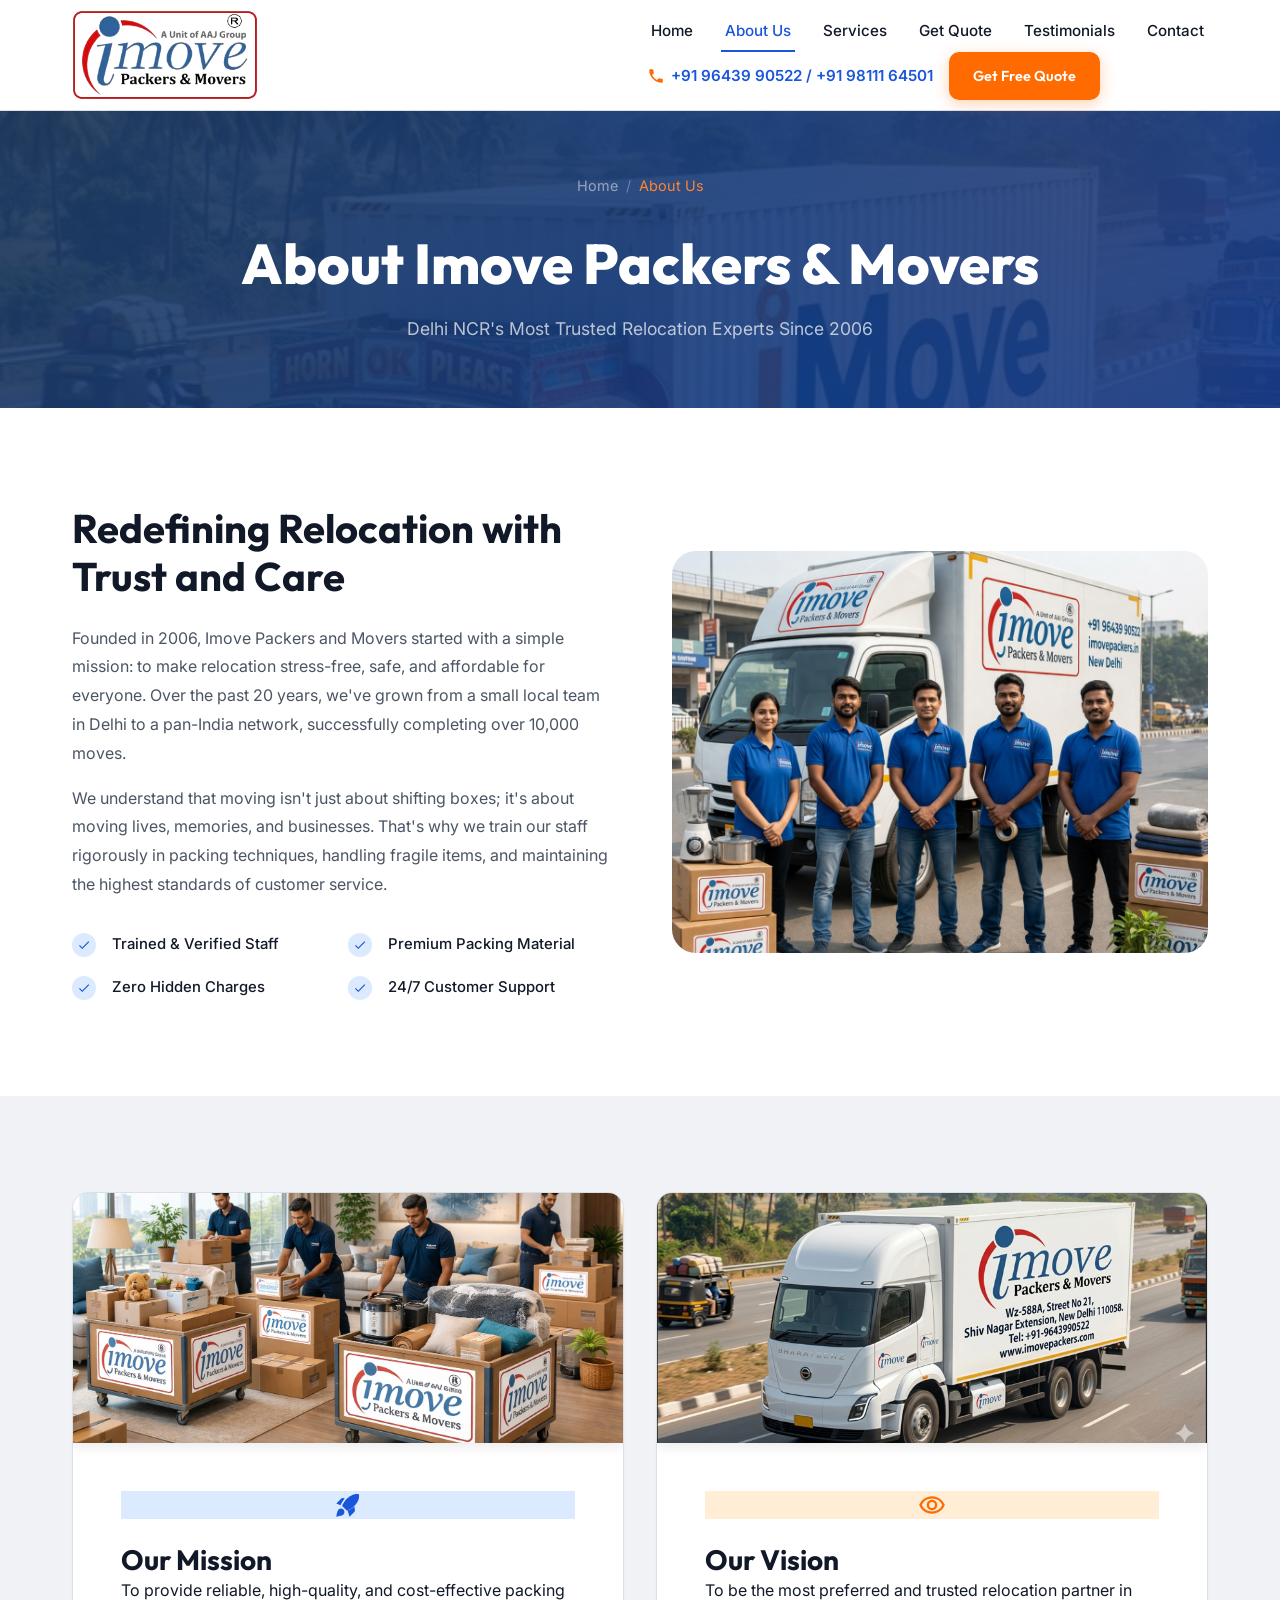
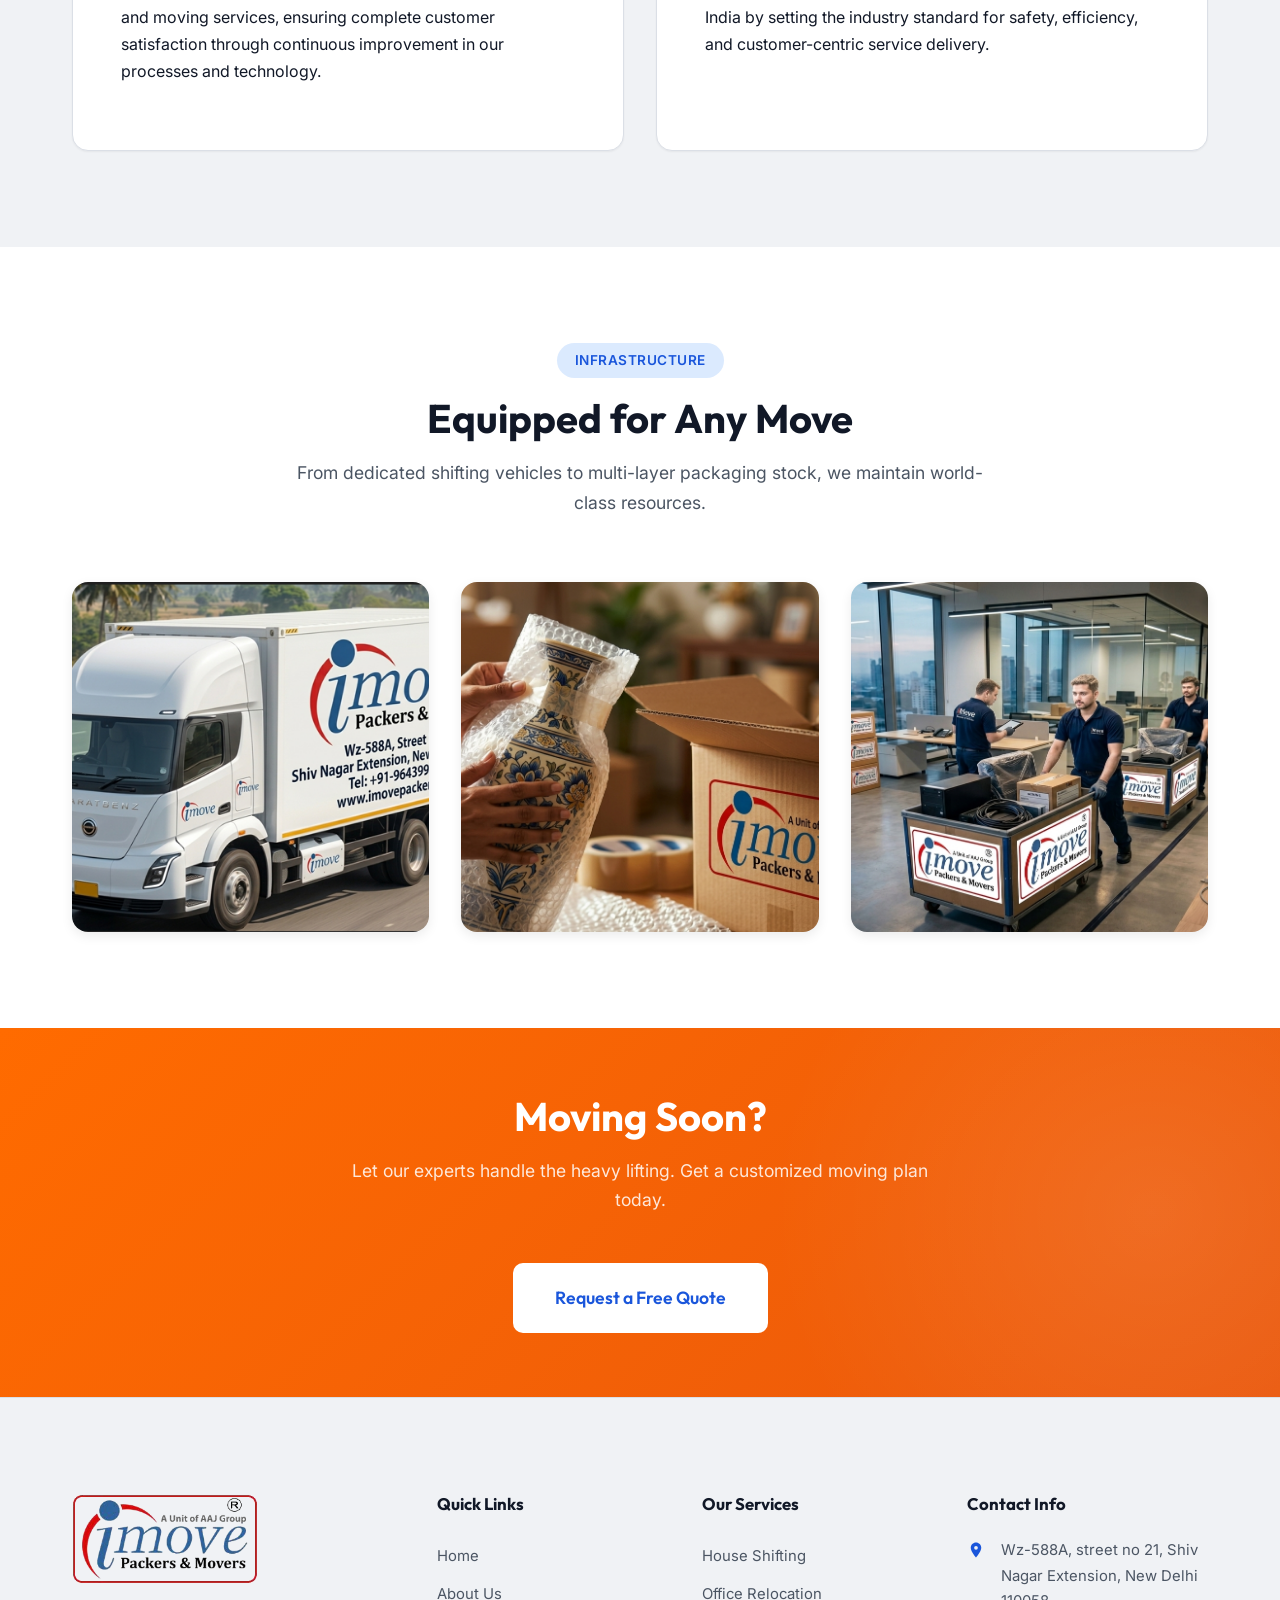
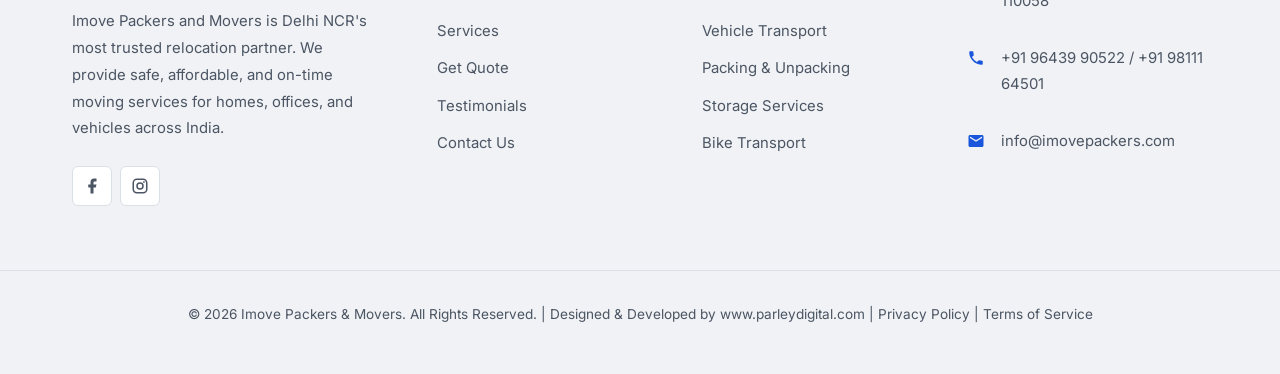
<file: about.html>
<!DOCTYPE html>
<html lang="en">

<head>
  <meta charset="UTF-8">
  <meta name="viewport" content="width=device-width, initial-scale=1.0">
  <title>About Us | Imove Packers and Movers Delhi</title>
  <link rel="icon" href="images/logo.webp">
  <meta name="description" content="Learn more About Imove Packers and Movers, our history, mission, and why we are the most trusted relocation company in Delhi NCR.">
  <meta name="keywords" content="about Imove, relocation experts, packers and movers history, trusted movers delhi">
  <meta name="robots" content="index, follow">
  <link rel="canonical" href="https://imovepackers.in/about.html">

  <!-- Open Graph -->
  <meta property="og:title" content="About Us | Imove Packers and Movers Delhi">
  <meta property="og:description" content="Learn more About Imove Packers and Movers, our history, mission, and why we are the most trusted relocation company in Delhi NCR.">
  <meta property="og:type" content="website">
  <meta property="og:url" content="https://imovepackers.in/about.html">
  <meta property="og:image" content="https://imovepackers.in/images/logo.webp">

  <link rel="stylesheet" href="css/styles.css">
</head>

<body>

  <!-- ════════ HEADER ════════ -->
  <header class="header">
    <div class="container">
      <a href="index.html" class="logo"><img src="images/logo.webp" alt="Imove Packers & Movers" class="logo-img"></a>
      <div class="mobile-toggle">
        <span></span><span></span><span></span>
      </div>
      <div class="nav-menu">
        <nav class="nav-links">
          <a href="index.html">Home</a>
          <a href="about.html" class="active">About Us</a>
          <a href="services.html">Services</a>
          <a href="pricing.html">Get Quote</a>
          <a href="testimonials.html">Testimonials</a>
          <a href="contact.html">Contact</a>
        </nav>
        <div class="header-cta">
          <a href="tel:+919643990522" class="header-phone">
            <svg viewBox="0 0 24 24">
              <path
                d="M6.62 10.79a15.05 15.05 0 006.59 6.59l2.2-2.2a1 1 0 011.01-.24c1.12.37 2.33.57 3.58.57a1 1 0 011 1V20a1 1 0 01-1 1A17 17 0 013 4a1 1 0 011-1h3.5a1 1 0 011 1c0 1.25.2 2.46.57 3.58a1 1 0 01-.24 1.01l-2.21 2.2z" />
            </svg>
            +91 96439 90522 / +91 98111 64501
          </a>
          <a href="pricing.html" class="btn btn-accent btn-sm">Get Free Quote</a>
        </div>
      </div>
    </div>
  </header>

  <!-- ════════ PAGE HERO ════════ -->
  <section class="page-hero">
    <div class="container">
      <div class="breadcrumb fade-up">
        <a href="index.html">Home</a> <span>/</span> <span class="current">About Us</span>
      </div>
      <h1 class="fade-up">About Imove Packers & Movers</h1>
      <p class="fade-up">Delhi NCR's Most Trusted Relocation Experts Since 2006</p>
    </div>
  </section>

  <!-- ════════ ABOUT CONTENT ════════ -->
  <section class="section">
    <div class="container">
      <div class="about-content">
        <div class="about-text fade-up">
          <h2>Redefining Relocation with Trust and Care</h2>
          <p>Founded in 2006, Imove Packers and Movers started with a simple mission: to make relocation stress-free,
            safe, and affordable for everyone. Over the past 20 years, we've grown from a small local team in Delhi to a
            pan-India network, successfully completing over 10,000 moves.</p>
          <p>We understand that moving isn't just about shifting boxes; it's about moving lives, memories, and
            businesses. That's why we train our staff rigorously in packing techniques, handling fragile items, and
            maintaining the highest standards of customer service.</p>

          <div class="about-values">
            <div class="value-item">
              <div class="value-check"><svg viewBox="0 0 24 24">
                  <path d="M9 16.17L4.83 12l-1.42 1.41L9 19 21 7l-1.41-1.41L9 16.17z" />
                </svg></div>
              <p>Trained & Verified Staff</p>
            </div>
            <div class="value-item">
              <div class="value-check"><svg viewBox="0 0 24 24">
                  <path d="M9 16.17L4.83 12l-1.42 1.41L9 19 21 7l-1.41-1.41L9 16.17z" />
                </svg></div>
              <p>Premium Packing Material</p>
            </div>
            <div class="value-item">
              <div class="value-check"><svg viewBox="0 0 24 24">
                  <path d="M9 16.17L4.83 12l-1.42 1.41L9 19 21 7l-1.41-1.41L9 16.17z" />
                </svg></div>
              <p>Zero Hidden Charges</p>
            </div>
            <div class="value-item">
              <div class="value-check"><svg viewBox="0 0 24 24">
                  <path d="M9 16.17L4.83 12l-1.42 1.41L9 19 21 7l-1.41-1.41L9 16.17z" />
                </svg></div>
              <p>24/7 Customer Support</p>
            </div>
          </div>
        </div>
        <div class="about-image fade-up zoom-image">
          <img src="images/about_team.png" alt="Professional Moving Team" loading="lazy"
            style="width:100%; height:100%; object-fit:cover; transition: transform 0.6s ease;">
        </div>
      </div>
    </div>
  </section>

  <!-- ════════ MISSION & VISION ════════ -->
  <section class="section section-alt">
    <div class="container">
      <div class="grid-2">
        <div class="card fade-up" style="padding:0; overflow:hidden;">
          <div class="image-zoom-wrapper zoom-image" style="height:250px; border-radius:0;">
            <img src="images/house_shifting.png" alt="Our Mission" loading="lazy">
          </div>
          <div style="padding: var(--space-2xl);">
            <div class="card-icon">
              <svg viewBox="0 0 24 24" fill="currentColor">
                <path d="M9.19 6.35c-2.04 2.29-3.44 5.58-3.57 5.89L2 10.69l4.05-4.05c.47-.47 1.15-.68 1.81-.55l1.33.26zM11.17 17s3.74-1.55 5.89-3.7c5.4-5.4 4.5-9.62 4.21-10.57-.95-.3-5.17-1.19-10.57 4.21C8.55 9.09 7 12.83 7 12.83l4.17 4.17zm6.48-3.7c-2.29 2.04-5.58 3.44-5.89 3.57L13.31 22l4.05-4.05c.47-.47.68-1.15.55-1.81l-.26-1.33zM9 18c0 .83-.34 1.58-.88 2.12C6.94 21.3 2 22 2 22s.7-4.94 1.88-6.12A2.996 2.996 0 019 18zm3-10a1 1 0 10-.001 2.001A1 1 0 0012 8z" />
              </svg>
            </div>
            <h3>Our Mission </h3>
            <p>To provide reliable, high-quality, and cost-effective packing and moving services, ensuring complete
              customer satisfaction through continuous improvement in our processes and technology.</p>
          </div>
        </div>
        <div class="card fade-up" style="padding:0; overflow:hidden;">
          <div class="image-zoom-wrapper zoom-image" style="height:250px; border-radius:0;">
            <img src="images/imove_truck_modern.png" alt="Our Vision" loading="lazy">
          </div>
          <div style="padding: var(--space-2xl);">
            <div class="card-icon accent">
              <svg viewBox="0 0 24 24" fill="currentColor">
                <path d="M12 6.5a9.77 9.77 0 018.82 5.5A9.77 9.77 0 0112 17.5 9.77 9.77 0 013.18 12 9.77 9.77 0 0112 6.5M12 4.5C7 4.5 2.73 7.61 1 12c1.73 4.39 6 7.5 11 7.5s9.27-3.11 11-7.5c-1.73-4.39-6-7.5-11-7.5zm0 5a2.5 2.5 0 010 5 2.5 2.5 0 010-5m0-2c-2.48 0-4.5 2.02-4.5 4.5S9.52 16.5 12 16.5s4.5-2.02 4.5-4.5S14.48 7.5 12 7.5z" />
              </svg>
            </div>
            <h3>Our Vision</h3>
            <p>To be the most preferred and trusted relocation partner in India by setting the industry standard for
              safety, efficiency, and customer-centric service delivery.</p>
          </div>
        </div>
      </div>
    </div>
  </section>

  <!-- ════════ INFRASTRUCTURE GALLERY ════════ -->
  <section class="section">
    <div class="container">
      <div class="section-header fade-up">
        <span class="badge">Infrastructure</span>
        <h2>Equipped for Any Move</h2>
        <p>From dedicated shifting vehicles to multi-layer packaging stock, we maintain world-class resources.</p>
      </div>
      <div class="grid-3">
        <div class="image-zoom-wrapper fade-up zoom-image" style="height:350px;">
          <img src="images/imove_truck_modern.png" alt="Moving Trucks" loading="lazy"
            style="width:100%; height:100%; object-fit:cover;">
        </div>
        <div class="image-zoom-wrapper fade-up zoom-image" style="height:350px; transition-delay: 100ms;">
          <img src="images/packing_unpacking.png" alt="Professional Crew Packing" loading="lazy"
            style="width:100%; height:100%; object-fit:cover;">
        </div>
        <div class="image-zoom-wrapper fade-up zoom-image" style="height:350px; transition-delay: 200ms;">
          <img src="images/office_relocation.png" alt="Warehouse Storage Facility" loading="lazy"
            style="width:100%; height:100%; object-fit:cover;">
        </div>
      </div>
    </div>
  </section>

  <!-- ════════ CTA BANNER ════════ -->
  <section class="cta-banner">
    <div class="container">
      <h2>Moving Soon?</h2>
      <p>Let our experts handle the heavy lifting. Get a customized moving plan today.</p>
      <div class="btn-group">
        <a href="pricing.html" class="btn btn-white btn-lg">Request a Free Quote</a>
      </div>
    </div>
  </section>

  <!-- ════════ FOOTER ════════ -->
  <footer class="footer" role="contentinfo">
    <div class="container">
      <div class="footer-grid">
        <div class="footer-brand">
          <a href="index.html" class="logo"><img src="images/logo.webp" alt="Imove Packers & Movers"
              class="logo-img"></a>
          <p>Imove Packers and Movers is Delhi NCR's most trusted relocation partner. We provide safe, affordable, and
            on-time moving services for homes, offices, and vehicles across India.</p>
          <div class="footer-social">
            <a href="https://www.facebook.com/share/1BLNA3yirn/?mibextid=wwXIfr" aria-label="Facebook"><svg viewBox="0 0 24 24">
                <path d="M18 2h-3a5 5 0 00-5 5v3H7v4h3v8h4v-8h3l1-4h-4V7a1 1 0 011-1h3z" />
              </svg></a>
            <a href="https://www.instagram.com/imovepackersandmovers?igsh=bDlobDFsbG90N2Vh&utm_source=qr" aria-label="Instagram"><svg viewBox="0 0 24 24">
                <path
                  d="M7.8 2h8.4C19.4 2 22 4.6 22 7.8v8.4a5.8 5.8 0 01-5.8 5.8H7.8C4.6 22 2 19.4 2 16.2V7.8A5.8 5.8 0 017.8 2m-.2 2A3.6 3.6 0 004 7.6v8.8C4 18.39 5.61 20 7.6 20h8.8a3.6 3.6 0 003.6-3.6V7.6C20 5.61 18.39 4 16.4 4H7.6m9.65 1.5a1.25 1.25 0 110 2.5 1.25 1.25 0 010-2.5M12 7a5 5 0 110 10 5 5 0 010-10m0 2a3 3 0 100 6 3 3 0 000-6z" />
              </svg></a>
            
            
          </div>
        </div>

        <div>
          <h4>Quick Links</h4>
          <div class="footer-links">
            <a href="index.html">Home</a>
            <a href="about.html">About Us</a>
            <a href="services.html">Services</a>
            <a href="pricing.html">Get Quote</a>
            <a href="testimonials.html">Testimonials</a>
            <a href="contact.html">Contact Us</a>
          </div>
        </div>

        <div>
          <h4>Our Services</h4>
          <div class="footer-links">
            <a href="services.html#house-shifting">House Shifting</a>
            <a href="services.html#office-relocation">Office Relocation</a>
            <a href="services.html#vehicle-transport">Vehicle Transport</a>
            <a href="services.html#packing">Packing & Unpacking</a>
            <a href="services.html#storage">Storage Services</a>
            <a href="services.html#bike-transport">Bike Transport</a>
          </div>
        </div>

        <div>
          <h4>Contact Info</h4>
          <div class="footer-contact-item">
            <svg viewBox="0 0 24 24">
              <path
                d="M12 2C8.13 2 5 5.13 5 9c0 5.25 7 13 7 13s7-7.75 7-13c0-3.87-3.13-7-7-7zm0 9.5a2.5 2.5 0 010-5 2.5 2.5 0 010 5z" />
            </svg>
            <p>Wz-588A, street no 21, Shiv Nagar Extension, New Delhi 110058</p>
          </div>
          <div class="footer-contact-item">
            <svg viewBox="0 0 24 24">
              <path
                d="M6.62 10.79a15.05 15.05 0 006.59 6.59l2.2-2.2a1 1 0 011.01-.24c1.12.37 2.33.57 3.58.57a1 1 0 011 1V20a1 1 0 01-1 1A17 17 0 013 4a1 1 0 011-1h3.5a1 1 0 011 1c0 1.25.2 2.46.57 3.58a1 1 0 01-.24 1.01l-2.21 2.2z" />
            </svg>
            <p><a href="tel:+919643990522">+91 96439 90522</a> / <a href="tel:+919811164501">+91 98111 64501</a></p>
          </div>
          <div class="footer-contact-item">
            <svg viewBox="0 0 24 24">
              <path
                d="M20 4H4c-1.1 0-1.99.9-1.99 2L2 18c0 1.1.9 2 2 2h16c1.1 0 2-.9 2-2V6c0-1.1-.9-2-2-2zm0 4l-8 5-8-5V6l8 5 8-5v2z" />
            </svg>
            <p><a href="mailto:info@imovepackers.com">info@imovepackers.com</a></p>
          </div>
        </div>
      </div>
    </div>
    <div class="footer-bottom">
      <div class="container">
        <p>© 2026 Imove Packers & Movers. All Rights Reserved. | Designed & Developed by <a href="https://www.parleydigital.com" target="_blank" rel="noopener" style="color:inherit; text-decoration:none;">www.parleydigital.com</a> | <a href="privacy.html">Privacy Policy</a> | <a href="terms.html">Terms of Service</a></p>
      </div>
    </div>
  </footer>

  <script src="js/main.js"></script>
</body>

</html>
</file>
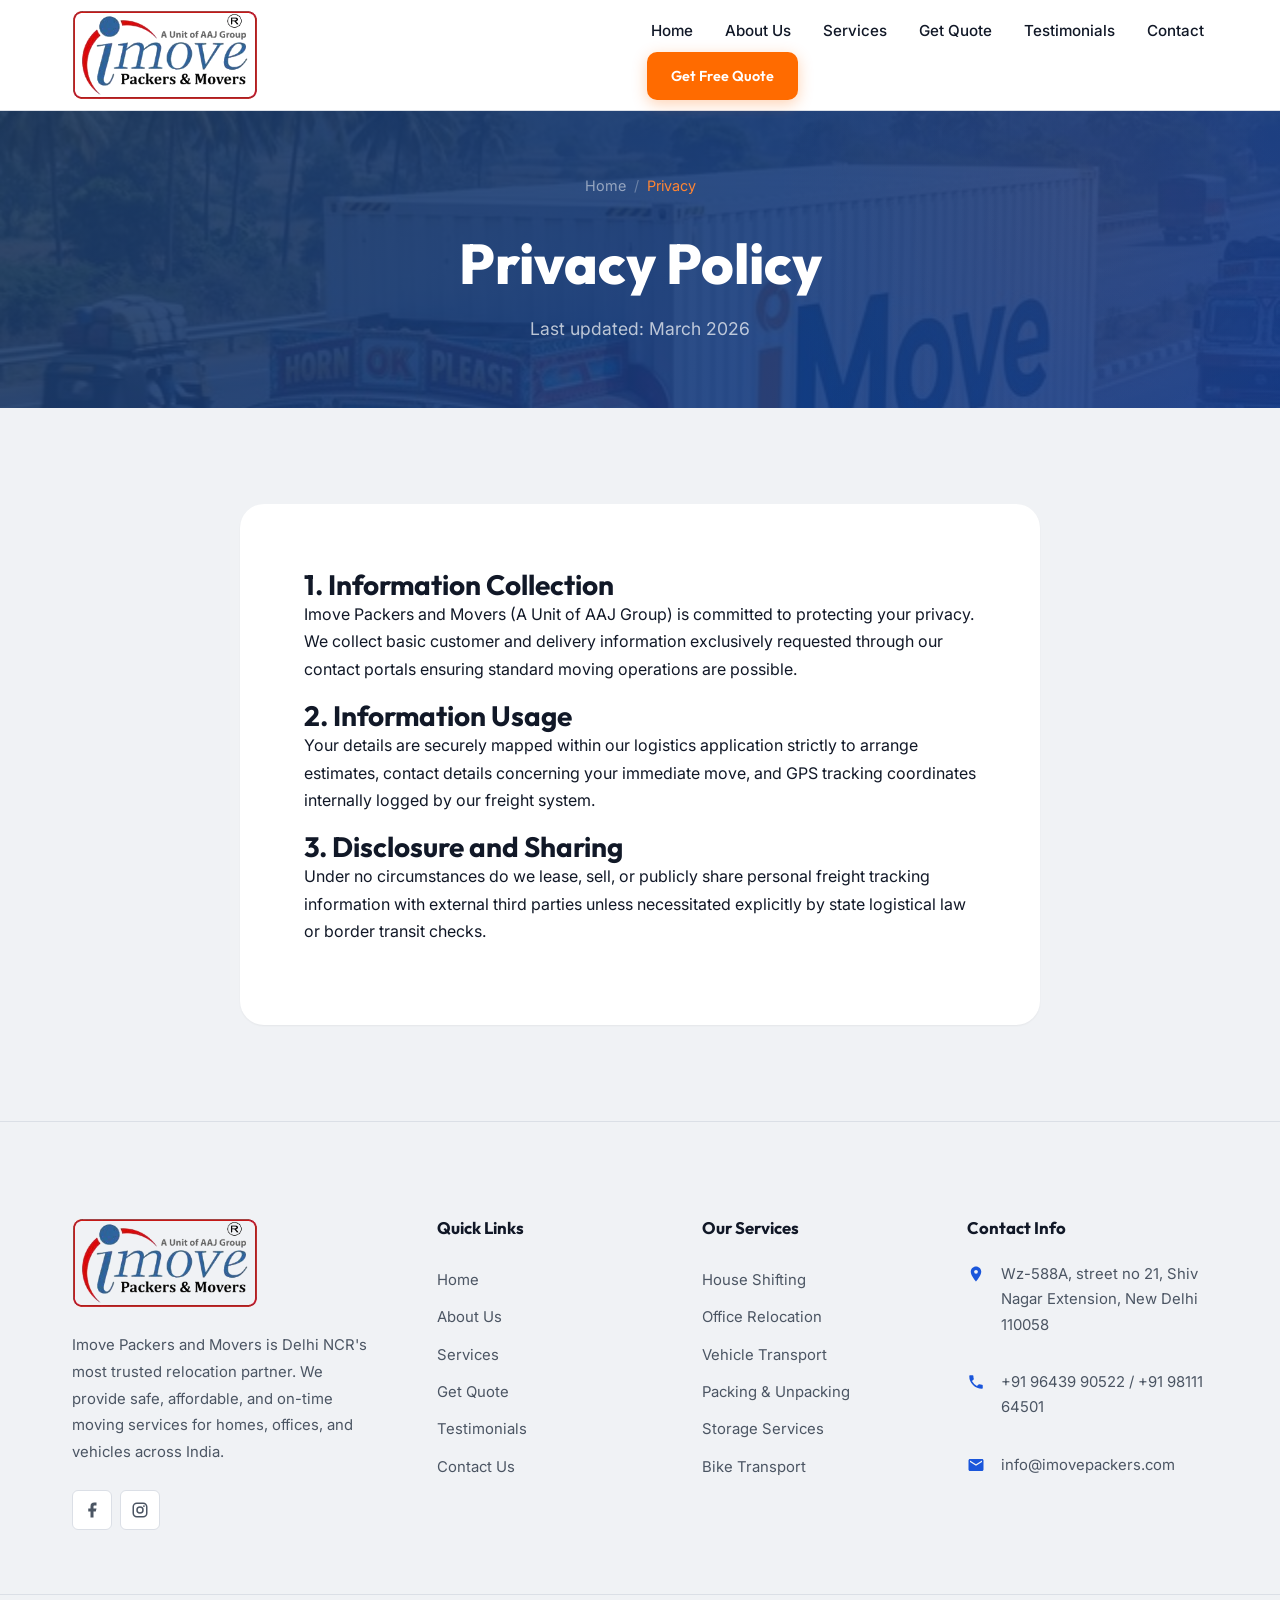
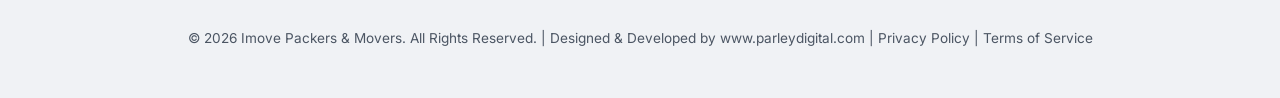
<file: privacy.html>
<!DOCTYPE html>
<html lang="en">
<head>
  <meta charset="UTF-8">
  <meta name="viewport" content="width=device-width, initial-scale=1.0">
  <title>Privacy Policy | Imove Packers and Movers</title>
  <meta name="description" content="Privacy Policy for Imove Packers and Movers - A Unit of AAJ Group.">
  <meta name="robots" content="index, follow">
  <link rel="canonical" href="https://imovepackers.in/privacy.html">

  <!-- Open Graph -->
  <meta property="og:title" content="Privacy Policy | Imove Packers and Movers">
  <meta property="og:description" content="Privacy Policy for Imove Packers and Movers - A Unit of AAJ Group.">
  <meta property="og:type" content="website">
  <meta property="og:url" content="https://imovepackers.in/privacy.html">
  <meta property="og:image" content="https://imovepackers.in/images/logo.webp">

  <link rel="stylesheet" href="css/styles.css">
</head>
<body class="section-alt">

  <!-- ════════ HEADER ════════ -->
  <header class="header">
    <div class="container">
      <a href="index.html" class="logo"><img src="images/logo.webp" alt="Imove Packers & Movers" class="logo-img"></a>
      <div class="mobile-toggle"><span></span><span></span><span></span></div>
      <div class="nav-menu">
        <nav class="nav-links">
          <a href="index.html">Home</a>
          <a href="about.html">About Us</a>
          <a href="services.html">Services</a>
          <a href="pricing.html">Get Quote</a>
          <a href="testimonials.html">Testimonials</a>
          <a href="contact.html">Contact</a>
        </nav>
        <div class="header-cta"><a href="pricing.html" class="btn btn-accent btn-sm">Get Free Quote</a></div>
      </div>
    </div>
  </header>

  <!-- ════════ PAGE HERO ════════ -->
  <section class="page-hero">
    <div class="container">
      <div class="breadcrumb fade-up"><a href="index.html">Home</a> <span>/</span> <span class="current">Privacy</span></div>
      <h1 class="fade-up">Privacy Policy</h1>
      <p class="fade-up">Last updated: March 2026</p>
    </div>
  </section>

  <!-- ════════ CONTENT ════════ -->
  <section class="section">
    <div class="container" style="max-width: 800px; margin: 0 auto; background: var(--bg-primary); padding: var(--space-3xl); border-radius: var(--radius-xl); box-shadow: var(--shadow-sm);">
      <h3>1. Information Collection</h3>
      <p>Imove Packers and Movers (A Unit of AAJ Group) is committed to protecting your privacy. We collect basic customer and delivery information exclusively requested through our contact portals ensuring standard moving operations are possible.</p>
      
      <h3>2. Information Usage</h3>
      <p>Your details are securely mapped within our logistics application strictly to arrange estimates, contact details concerning your immediate move, and GPS tracking coordinates internally logged by our freight system.</p>

      <h3>3. Disclosure and Sharing</h3>
      <p>Under no circumstances do we lease, sell, or publicly share personal freight tracking information with external third parties unless necessitated explicitly by state logistical law or border transit checks.</p>
    </div>
  </section>

  <!-- ════════ FOOTER ════════ -->
  <footer class="footer" role="contentinfo">
    <div class="container">
      <div class="footer-grid">
        <div class="footer-brand">
          <a href="index.html" class="logo"><img src="images/logo.webp" alt="Imove Packers & Movers" class="logo-img"></a>
          <p>Imove Packers and Movers is Delhi NCR's most trusted relocation partner. We provide safe, affordable, and on-time moving services for homes, offices, and vehicles across India.</p>
          <div class="footer-social">
            <a href="https://www.facebook.com/share/1BLNA3yirn/?mibextid=wwXIfr" aria-label="Facebook"><svg viewBox="0 0 24 24">
                <path d="M18 2h-3a5 5 0 00-5 5v3H7v4h3v8h4v-8h3l1-4h-4V7a1 1 0 011-1h3z" />
              </svg></a>
            <a href="https://www.instagram.com/imovepackersandmovers?igsh=bDlobDFsbG90N2Vh&utm_source=qr" aria-label="Instagram"><svg viewBox="0 0 24 24">
                <path
                  d="M7.8 2h8.4C19.4 2 22 4.6 22 7.8v8.4a5.8 5.8 0 01-5.8 5.8H7.8C4.6 22 2 19.4 2 16.2V7.8A5.8 5.8 0 017.8 2m-.2 2A3.6 3.6 0 004 7.6v8.8C4 18.39 5.61 20 7.6 20h8.8a3.6 3.6 0 003.6-3.6V7.6C20 5.61 18.39 4 16.4 4H7.6m9.65 1.5a1.25 1.25 0 110 2.5 1.25 1.25 0 010-2.5M12 7a5 5 0 110 10 5 5 0 010-10m0 2a3 3 0 100 6 3 3 0 000-6z" />
              </svg></a>
            
            
          </div>
        </div>

        <div>
          <h4>Quick Links</h4>
          <div class="footer-links">
            <a href="index.html">Home</a>
            <a href="about.html">About Us</a>
            <a href="services.html">Services</a>
            <a href="pricing.html">Get Quote</a>
            <a href="testimonials.html">Testimonials</a>
            <a href="contact.html">Contact Us</a>
          </div>
        </div>

        <div>
          <h4>Our Services</h4>
          <div class="footer-links">
            <a href="services.html#house-shifting">House Shifting</a>
            <a href="services.html#office-relocation">Office Relocation</a>
            <a href="services.html#vehicle-transport">Vehicle Transport</a>
            <a href="services.html#packing">Packing & Unpacking</a>
            <a href="services.html#storage">Storage Services</a>
            <a href="services.html#bike-transport">Bike Transport</a>
          </div>
        </div>

        <div>
          <h4>Contact Info</h4>
          <div class="footer-contact-item">
            <svg viewBox="0 0 24 24"><path d="M12 2C8.13 2 5 5.13 5 9c0 5.25 7 13 7 13s7-7.75 7-13c0-3.87-3.13-7-7-7zm0 9.5a2.5 2.5 0 010-5 2.5 2.5 0 010 5z"/></svg>
            <p>Wz-588A, street no 21, Shiv Nagar Extension, New Delhi 110058</p>
          </div>
          <div class="footer-contact-item">
            <svg viewBox="0 0 24 24"><path d="M6.62 10.79a15.05 15.05 0 006.59 6.59l2.2-2.2a1 1 0 011.01-.24c1.12.37 2.33.57 3.58.57a1 1 0 011 1V20a1 1 0 01-1 1A17 17 0 013 4a1 1 0 011-1h3.5a1 1 0 011 1c0 1.25.2 2.46.57 3.58a1 1 0 01-.24 1.01l-2.21 2.2z"/></svg>
            <p><a href="tel:+919643990522">+91 96439 90522</a> / <a href="tel:+919811164501">+91 98111 64501</a></p>
          </div>
          <div class="footer-contact-item">
            <svg viewBox="0 0 24 24"><path d="M20 4H4c-1.1 0-1.99.9-1.99 2L2 18c0 1.1.9 2 2 2h16c1.1 0 2-.9 2-2V6c0-1.1-.9-2-2-2zm0 4l-8 5-8-5V6l8 5 8-5v2z"/></svg>
            <p><a href="mailto:info@imovepackers.com">info@imovepackers.com</a></p>
          </div>
        </div>
      </div>
    </div>
    <div class="footer-bottom">
      <div class="container">
        <p>© 2026 Imove Packers & Movers. All Rights Reserved. | Designed & Developed by <a href="https://www.parleydigital.com" target="_blank" rel="noopener" style="color:inherit; text-decoration:none;">www.parleydigital.com</a> | <a href="privacy.html">Privacy Policy</a> | <a href="terms.html">Terms of Service</a></p>
      </div>
    </div>
  </footer>

  <script src="js/main.js"></script>
</body>
</html>
</file>
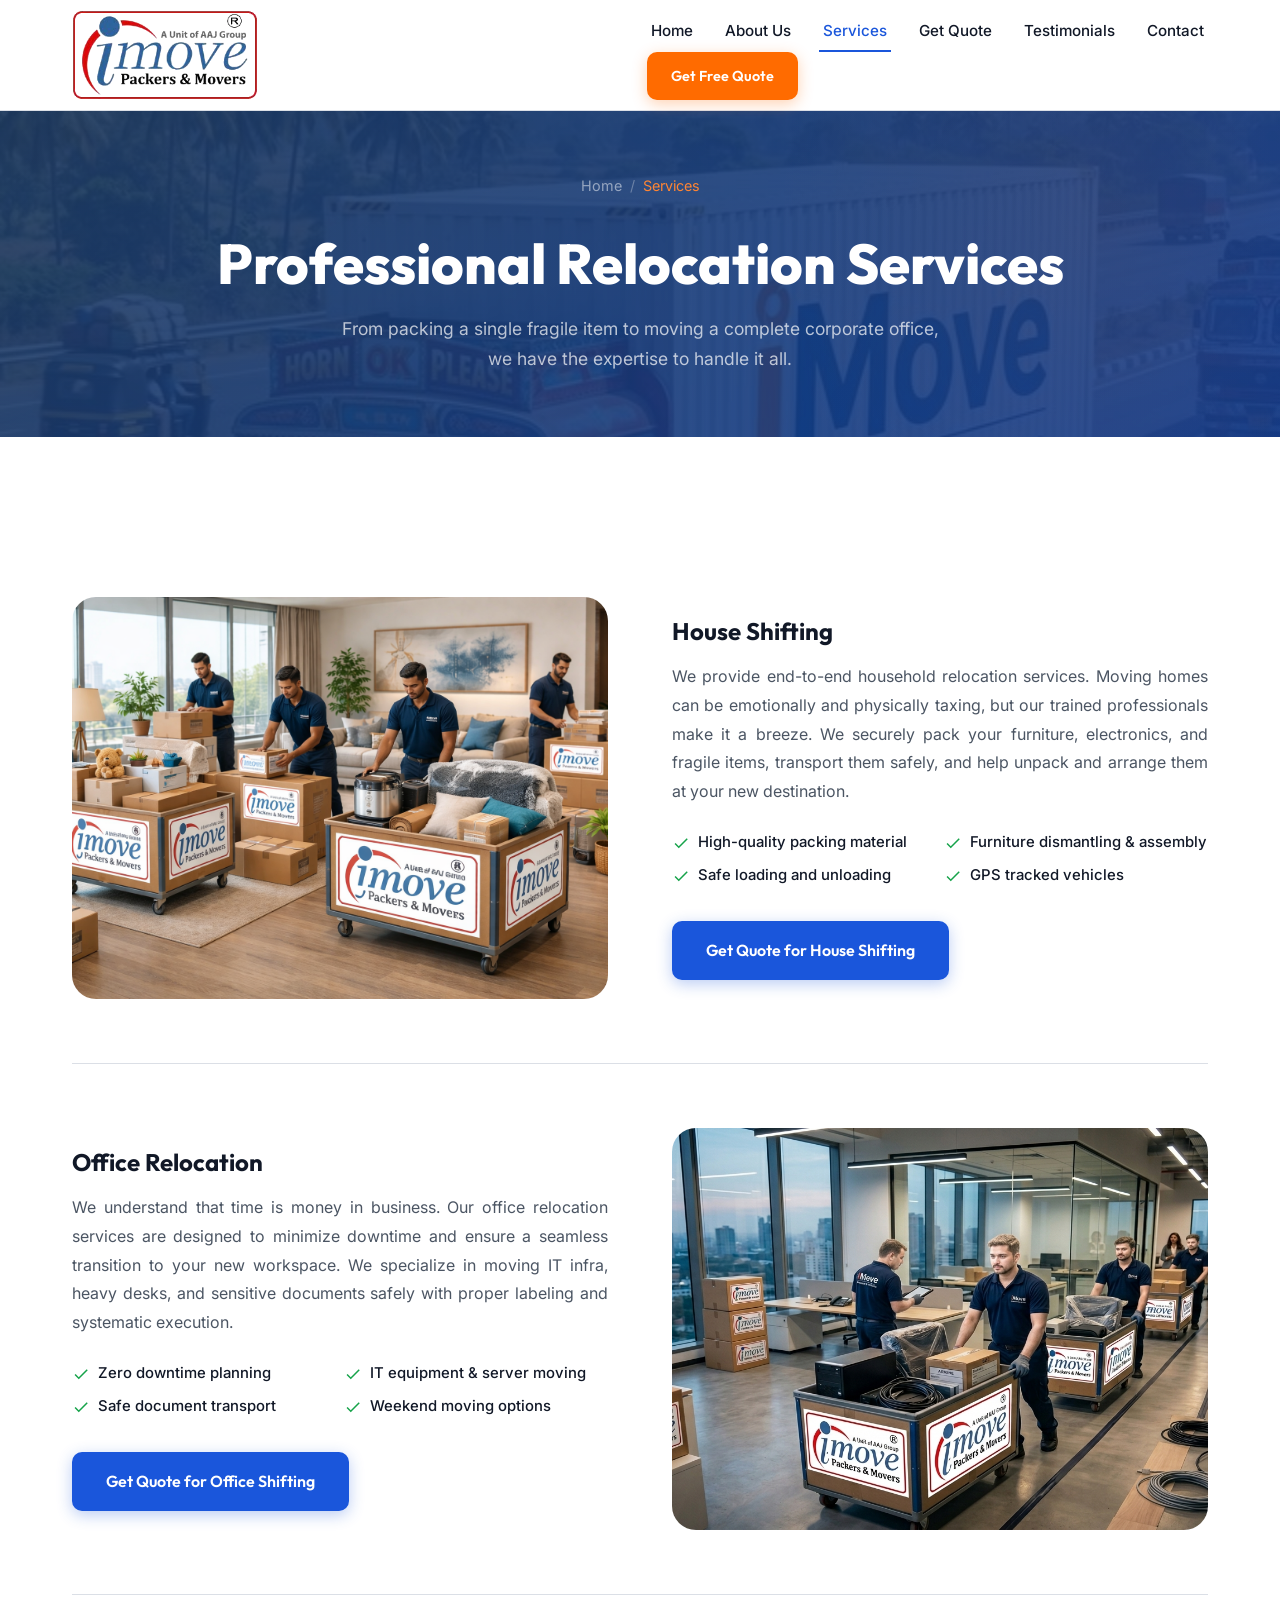
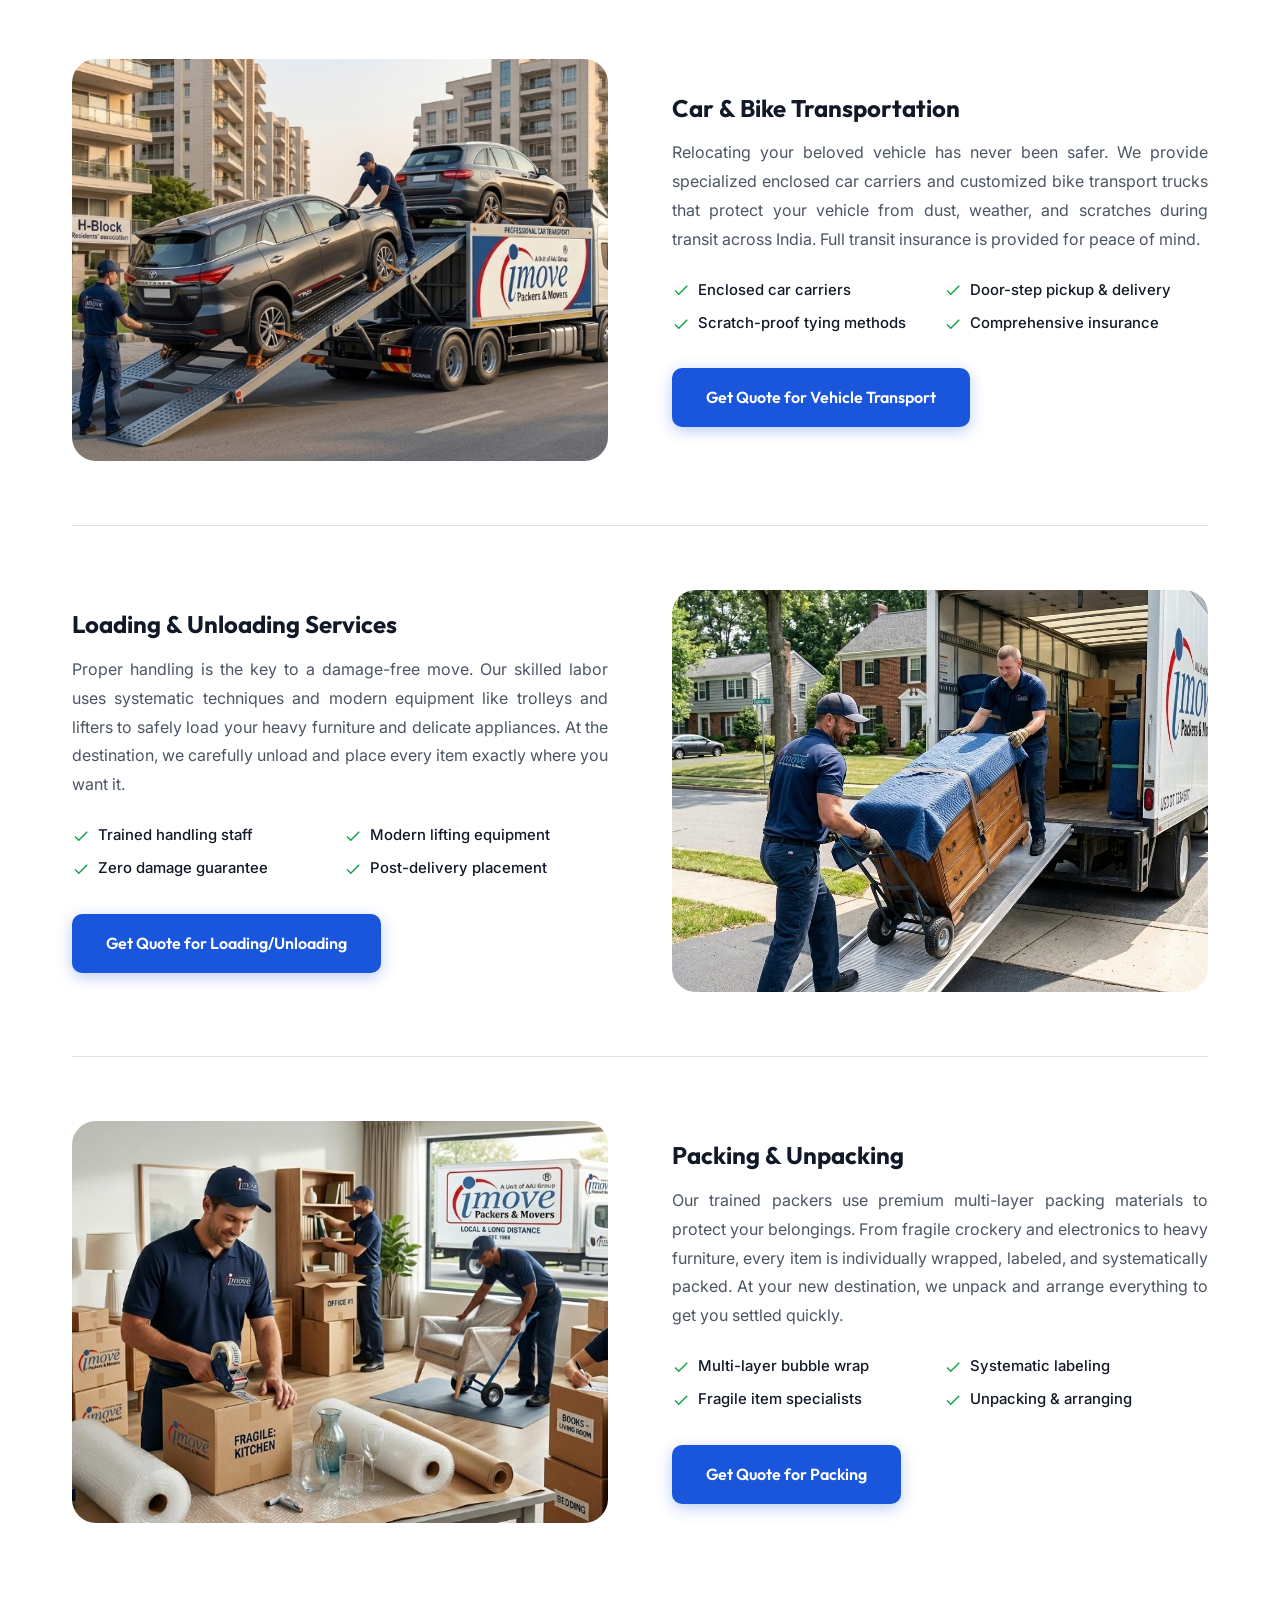
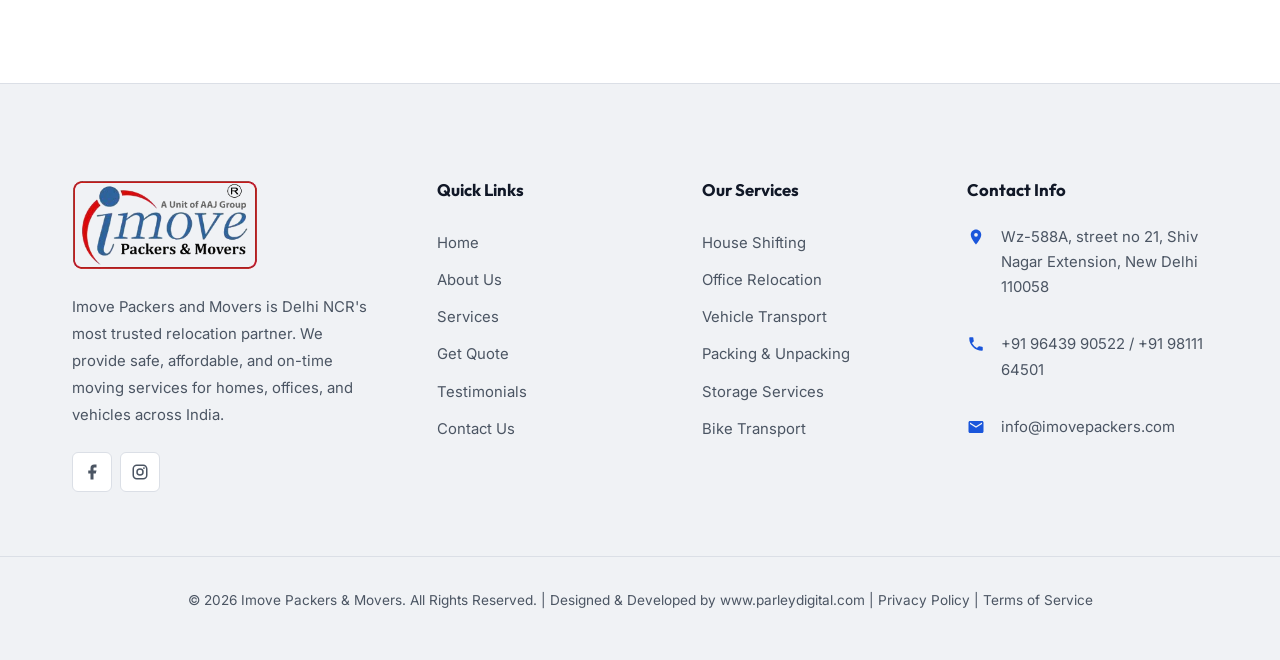
<file: services.html>
<!DOCTYPE html>
<html lang="en">
<head>
  <meta charset="UTF-8">
  <meta name="viewport" content="width=device-width, initial-scale=1.0">
  <title>Our Services | Imove Packers and Movers</title>
  <link rel="icon" href="images/logo.webp">
  <meta name="description" content="Professional relocation services from Imove Packers and Movers. House shifting, office relocation, vehicle transport, and packing services across India.">
  <meta name="keywords" content="house shifting, office relocation, vehicle transport, packing and unpacking, bike transport, storage services">
  <meta name="robots" content="index, follow">
  <link rel="canonical" href="https://imovepackers.in/services.html">

  <!-- Open Graph -->
  <meta property="og:title" content="Our Services | Imove Packers and Movers">
  <meta property="og:description" content="Professional relocation services from Imove Packers and Movers. House shifting, office relocation, vehicle transport, and packing services across India.">
  <meta property="og:type" content="website">
  <meta property="og:url" content="https://imovepackers.in/services.html">
  <meta property="og:image" content="https://imovepackers.in/images/logo.webp">

  <link rel="stylesheet" href="css/styles.css">
</head>
<body>

  <header class="header">
    <div class="container">
      <a href="index.html" class="logo"><img src="images/logo.webp" alt="Imove Packers & Movers" class="logo-img"></a>
      <div class="mobile-toggle"><span></span><span></span><span></span></div>
      <div class="nav-menu">
        <nav class="nav-links">
          <a href="index.html">Home</a>
          <a href="about.html">About Us</a>
          <a href="services.html" class="active">Services</a>
          <a href="pricing.html">Get Quote</a>
          <a href="testimonials.html">Testimonials</a>
          <a href="contact.html">Contact</a>
        </nav>
        <div class="header-cta"><a href="pricing.html" class="btn btn-accent btn-sm">Get Free Quote</a></div>
      </div>
    </div>
  </header>

  <section class="page-hero">
    <div class="container">
      <div class="breadcrumb fade-up"><a href="index.html">Home</a> <span>/</span> <span class="current">Services</span></div>
      <h1 class="fade-up">Professional Relocation Services</h1>
      <p class="fade-up">From packing a single fragile item to moving a complete corporate office, we have the expertise to handle it all.</p>
    </div>
  </section>

  <section class="section">
    <div class="container">
      
      <!-- Service 1: House Shifting -->
      <div class="service-detail fade-up zoom-image" id="house-shifting">
        <div class="service-detail-image" style="padding:0; overflow:hidden;">
          <img src="images/house_shifting.png" alt="House Shifting" loading="lazy" style="width:100%; height:100%; object-fit:cover;">
        </div>
        <div class="service-detail-content">
          <h3>House Shifting</h3>
          <p>We provide end-to-end household relocation services. Moving homes can be emotionally and physically taxing, but our trained professionals make it a breeze. We securely pack your furniture, electronics, and fragile items, transport them safely, and help unpack and arrange them at your new destination.</p>
          <div class="service-features">
            <div class="service-feature"><svg viewBox="0 0 24 24"><path d="M9 16.17L4.83 12l-1.42 1.41L9 19 21 7l-1.41-1.41L9 16.17z"/></svg> High-quality packing material</div>
            <div class="service-feature"><svg viewBox="0 0 24 24"><path d="M9 16.17L4.83 12l-1.42 1.41L9 19 21 7l-1.41-1.41L9 16.17z"/></svg> Furniture dismantling & assembly</div>
            <div class="service-feature"><svg viewBox="0 0 24 24"><path d="M9 16.17L4.83 12l-1.42 1.41L9 19 21 7l-1.41-1.41L9 16.17z"/></svg> Safe loading and unloading</div>
            <div class="service-feature"><svg viewBox="0 0 24 24"><path d="M9 16.17L4.83 12l-1.42 1.41L9 19 21 7l-1.41-1.41L9 16.17z"/></svg> GPS tracked vehicles</div>
          </div>
          <a href="pricing.html" class="btn btn-primary">Get Quote for House Shifting</a>
        </div>
      </div>

      <!-- Service 2: Office Relocation -->
      <div class="service-detail fade-up zoom-image" id="office-relocation">
        <div class="service-detail-image" style="padding:0; overflow:hidden;">
          <img src="images/office_relocation.png" alt="Office Relocation" loading="lazy" style="width:100%; height:100%; object-fit:cover;">
        </div>
        <div class="service-detail-content">
          <h3>Office Relocation</h3>
          <p>We understand that time is money in business. Our office relocation services are designed to minimize downtime and ensure a seamless transition to your new workspace. We specialize in moving IT infra, heavy desks, and sensitive documents safely with proper labeling and systematic execution.</p>
          <div class="service-features">
            <div class="service-feature"><svg viewBox="0 0 24 24"><path d="M9 16.17L4.83 12l-1.42 1.41L9 19 21 7l-1.41-1.41L9 16.17z"/></svg> Zero downtime planning</div>
            <div class="service-feature"><svg viewBox="0 0 24 24"><path d="M9 16.17L4.83 12l-1.42 1.41L9 19 21 7l-1.41-1.41L9 16.17z"/></svg> IT equipment & server moving</div>
            <div class="service-feature"><svg viewBox="0 0 24 24"><path d="M9 16.17L4.83 12l-1.42 1.41L9 19 21 7l-1.41-1.41L9 16.17z"/></svg> Safe document transport</div>
            <div class="service-feature"><svg viewBox="0 0 24 24"><path d="M9 16.17L4.83 12l-1.42 1.41L9 19 21 7l-1.41-1.41L9 16.17z"/></svg> Weekend moving options</div>
          </div>
          <a href="pricing.html" class="btn btn-primary">Get Quote for Office Shifting</a>
        </div>
      </div>

      <!-- Service 3: Vehicle Transport -->
      <div class="service-detail fade-up zoom-image" id="vehicle-transport">
        <div class="service-detail-image" style="padding:0; overflow:hidden;">
          <img src="images/car_bike_transport_services.jpg" alt="Vehicle Transport" loading="lazy" style="width:100%; height:100%; object-fit:cover;">
        </div>
        <div class="service-detail-content">
          <h3>Car & Bike Transportation</h3>
          <p>Relocating your beloved vehicle has never been safer. We provide specialized enclosed car carriers and customized bike transport trucks that protect your vehicle from dust, weather, and scratches during transit across India. Full transit insurance is provided for peace of mind.</p>
          <div class="service-features">
            <div class="service-feature"><svg viewBox="0 0 24 24"><path d="M9 16.17L4.83 12l-1.42 1.41L9 19 21 7l-1.41-1.41L9 16.17z"/></svg> Enclosed car carriers</div>
            <div class="service-feature"><svg viewBox="0 0 24 24"><path d="M9 16.17L4.83 12l-1.42 1.41L9 19 21 7l-1.41-1.41L9 16.17z"/></svg> Door-step pickup & delivery</div>
            <div class="service-feature"><svg viewBox="0 0 24 24"><path d="M9 16.17L4.83 12l-1.42 1.41L9 19 21 7l-1.41-1.41L9 16.17z"/></svg> Scratch-proof tying methods</div>
            <div class="service-feature"><svg viewBox="0 0 24 24"><path d="M9 16.17L4.83 12l-1.42 1.41L9 19 21 7l-1.41-1.41L9 16.17z"/></svg> Comprehensive insurance</div>
          </div>
          <a href="pricing.html" class="btn btn-primary">Get Quote for Vehicle Transport</a>
        </div>
      </div>

      <!-- Service 4: Loading & Unloading Services -->
      <div class="service-detail fade-up zoom-image" id="loading-unloading">
        <div class="service-detail-image" style="padding:0; overflow:hidden;">
          <img src="images/loading_unloading_logo.jpg" alt="Loading and Unloading Services" loading="lazy" style="width:100%; height:100%; object-fit:cover;">
        </div>
        <div class="service-detail-content">
          <h3>Loading &amp; Unloading Services</h3>
          <p>Proper handling is the key to a damage-free move. Our skilled labor uses systematic techniques and modern equipment like trolleys and lifters to safely load your heavy furniture and delicate appliances. At the destination, we carefully unload and place every item exactly where you want it.</p>
          <div class="service-features">
            <div class="service-feature"><svg viewBox="0 0 24 24"><path d="M9 16.17L4.83 12l-1.42 1.41L9 19 21 7l-1.41-1.41L9 16.17z"/></svg> Trained handling staff</div>
            <div class="service-feature"><svg viewBox="0 0 24 24"><path d="M9 16.17L4.83 12l-1.42 1.41L9 19 21 7l-1.41-1.41L9 16.17z"/></svg> Modern lifting equipment</div>
            <div class="service-feature"><svg viewBox="0 0 24 24"><path d="M9 16.17L4.83 12l-1.42 1.41L9 19 21 7l-1.41-1.41L9 16.17z"/></svg> Zero damage guarantee</div>
            <div class="service-feature"><svg viewBox="0 0 24 24"><path d="M9 16.17L4.83 12l-1.42 1.41L9 19 21 7l-1.41-1.41L9 16.17z"/></svg> Post-delivery placement</div>
          </div>
          <a href="pricing.html" class="btn btn-primary">Get Quote for Loading/Unloading</a>
        </div>
      </div>

      <!-- Service 5: Packing and Unpacking -->
      <div class="service-detail fade-up zoom-image" id="packing">
        <div class="service-detail-image" style="padding:0; overflow:hidden;">
          <img src="images/packing_unpacking_logo.jpg" alt="Professional Packing and Unpacking Services" loading="lazy" style="width:100%; height:100%; object-fit:cover;">
        </div>
        <div class="service-detail-content">
          <h3>Packing &amp; Unpacking</h3>
          <p>Our trained packers use premium multi-layer packing materials to protect your belongings. From fragile crockery and electronics to heavy furniture, every item is individually wrapped, labeled, and systematically packed. At your new destination, we unpack and arrange everything to get you settled quickly.</p>
          <div class="service-features">
            <div class="service-feature"><svg viewBox="0 0 24 24"><path d="M9 16.17L4.83 12l-1.42 1.41L9 19 21 7l-1.41-1.41L9 16.17z"/></svg> Multi-layer bubble wrap</div>
            <div class="service-feature"><svg viewBox="0 0 24 24"><path d="M9 16.17L4.83 12l-1.42 1.41L9 19 21 7l-1.41-1.41L9 16.17z"/></svg> Systematic labeling</div>
            <div class="service-feature"><svg viewBox="0 0 24 24"><path d="M9 16.17L4.83 12l-1.42 1.41L9 19 21 7l-1.41-1.41L9 16.17z"/></svg> Fragile item specialists</div>
            <div class="service-feature"><svg viewBox="0 0 24 24"><path d="M9 16.17L4.83 12l-1.42 1.41L9 19 21 7l-1.41-1.41L9 16.17z"/></svg> Unpacking &amp; arranging</div>
          </div>
          <a href="pricing.html" class="btn btn-primary">Get Quote for Packing</a>
        </div>
      </div>

    </div>
  </section>

  <!-- ════════ FOOTER ════════ -->
  <footer class="footer" role="contentinfo">
    <div class="container">
      <div class="footer-grid">
        <div class="footer-brand">
          <a href="index.html" class="logo"><img src="images/logo.webp" alt="Imove Packers & Movers" class="logo-img"></a>
          <p>Imove Packers and Movers is Delhi NCR's most trusted relocation partner. We provide safe, affordable, and on-time moving services for homes, offices, and vehicles across India.</p>
          <div class="footer-social">
            <a href="https://www.facebook.com/share/1BLNA3yirn/?mibextid=wwXIfr" aria-label="Facebook"><svg viewBox="0 0 24 24">
                <path d="M18 2h-3a5 5 0 00-5 5v3H7v4h3v8h4v-8h3l1-4h-4V7a1 1 0 011-1h3z" />
              </svg></a>
            <a href="https://www.instagram.com/imovepackersandmovers?igsh=bDlobDFsbG90N2Vh&utm_source=qr" aria-label="Instagram"><svg viewBox="0 0 24 24">
                <path
                  d="M7.8 2h8.4C19.4 2 22 4.6 22 7.8v8.4a5.8 5.8 0 01-5.8 5.8H7.8C4.6 22 2 19.4 2 16.2V7.8A5.8 5.8 0 017.8 2m-.2 2A3.6 3.6 0 004 7.6v8.8C4 18.39 5.61 20 7.6 20h8.8a3.6 3.6 0 003.6-3.6V7.6C20 5.61 18.39 4 16.4 4H7.6m9.65 1.5a1.25 1.25 0 110 2.5 1.25 1.25 0 010-2.5M12 7a5 5 0 110 10 5 5 0 010-10m0 2a3 3 0 100 6 3 3 0 000-6z" />
              </svg></a>
            
            
          </div>
        </div>

        <div>
          <h4>Quick Links</h4>
          <div class="footer-links">
            <a href="index.html">Home</a>
            <a href="about.html">About Us</a>
            <a href="services.html">Services</a>
            <a href="pricing.html">Get Quote</a>
            <a href="testimonials.html">Testimonials</a>
            <a href="contact.html">Contact Us</a>
          </div>
        </div>

        <div>
          <h4>Our Services</h4>
          <div class="footer-links">
            <a href="services.html#house-shifting">House Shifting</a>
            <a href="services.html#office-relocation">Office Relocation</a>
            <a href="services.html#vehicle-transport">Vehicle Transport</a>
            <a href="services.html#packing">Packing & Unpacking</a>
            <a href="services.html#storage">Storage Services</a>
            <a href="services.html#bike-transport">Bike Transport</a>
          </div>
        </div>

        <div>
          <h4>Contact Info</h4>
          <div class="footer-contact-item">
            <svg viewBox="0 0 24 24"><path d="M12 2C8.13 2 5 5.13 5 9c0 5.25 7 13 7 13s7-7.75 7-13c0-3.87-3.13-7-7-7zm0 9.5a2.5 2.5 0 010-5 2.5 2.5 0 010 5z"/></svg>
            <p>Wz-588A, street no 21, Shiv Nagar Extension, New Delhi 110058</p>
          </div>
          <div class="footer-contact-item">
            <svg viewBox="0 0 24 24"><path d="M6.62 10.79a15.05 15.05 0 006.59 6.59l2.2-2.2a1 1 0 011.01-.24c1.12.37 2.33.57 3.58.57a1 1 0 011 1V20a1 1 0 01-1 1A17 17 0 013 4a1 1 0 011-1h3.5a1 1 0 011 1c0 1.25.2 2.46.57 3.58a1 1 0 01-.24 1.01l-2.21 2.2z"/></svg>
            <p><a href="tel:+919643990522">+91 96439 90522</a> / <a href="tel:+919811164501">+91 98111 64501</a></p>
          </div>
          <div class="footer-contact-item">
            <svg viewBox="0 0 24 24"><path d="M20 4H4c-1.1 0-1.99.9-1.99 2L2 18c0 1.1.9 2 2 2h16c1.1 0 2-.9 2-2V6c0-1.1-.9-2-2-2zm0 4l-8 5-8-5V6l8 5 8-5v2z"/></svg>
            <p><a href="mailto:info@imovepackers.com">info@imovepackers.com</a></p>
          </div>
        </div>
      </div>
    </div>
    <div class="footer-bottom">
      <div class="container">
        <p>© 2026 Imove Packers & Movers. All Rights Reserved. | Designed & Developed by <a href="https://www.parleydigital.com" target="_blank" rel="noopener" style="color:inherit; text-decoration:none;">www.parleydigital.com</a> | <a href="privacy.html">Privacy Policy</a> | <a href="terms.html">Terms of Service</a></p>
      </div>
    </div>
  </footer>

  <script src="js/main.js"></script>
</body>
</html>
</file>
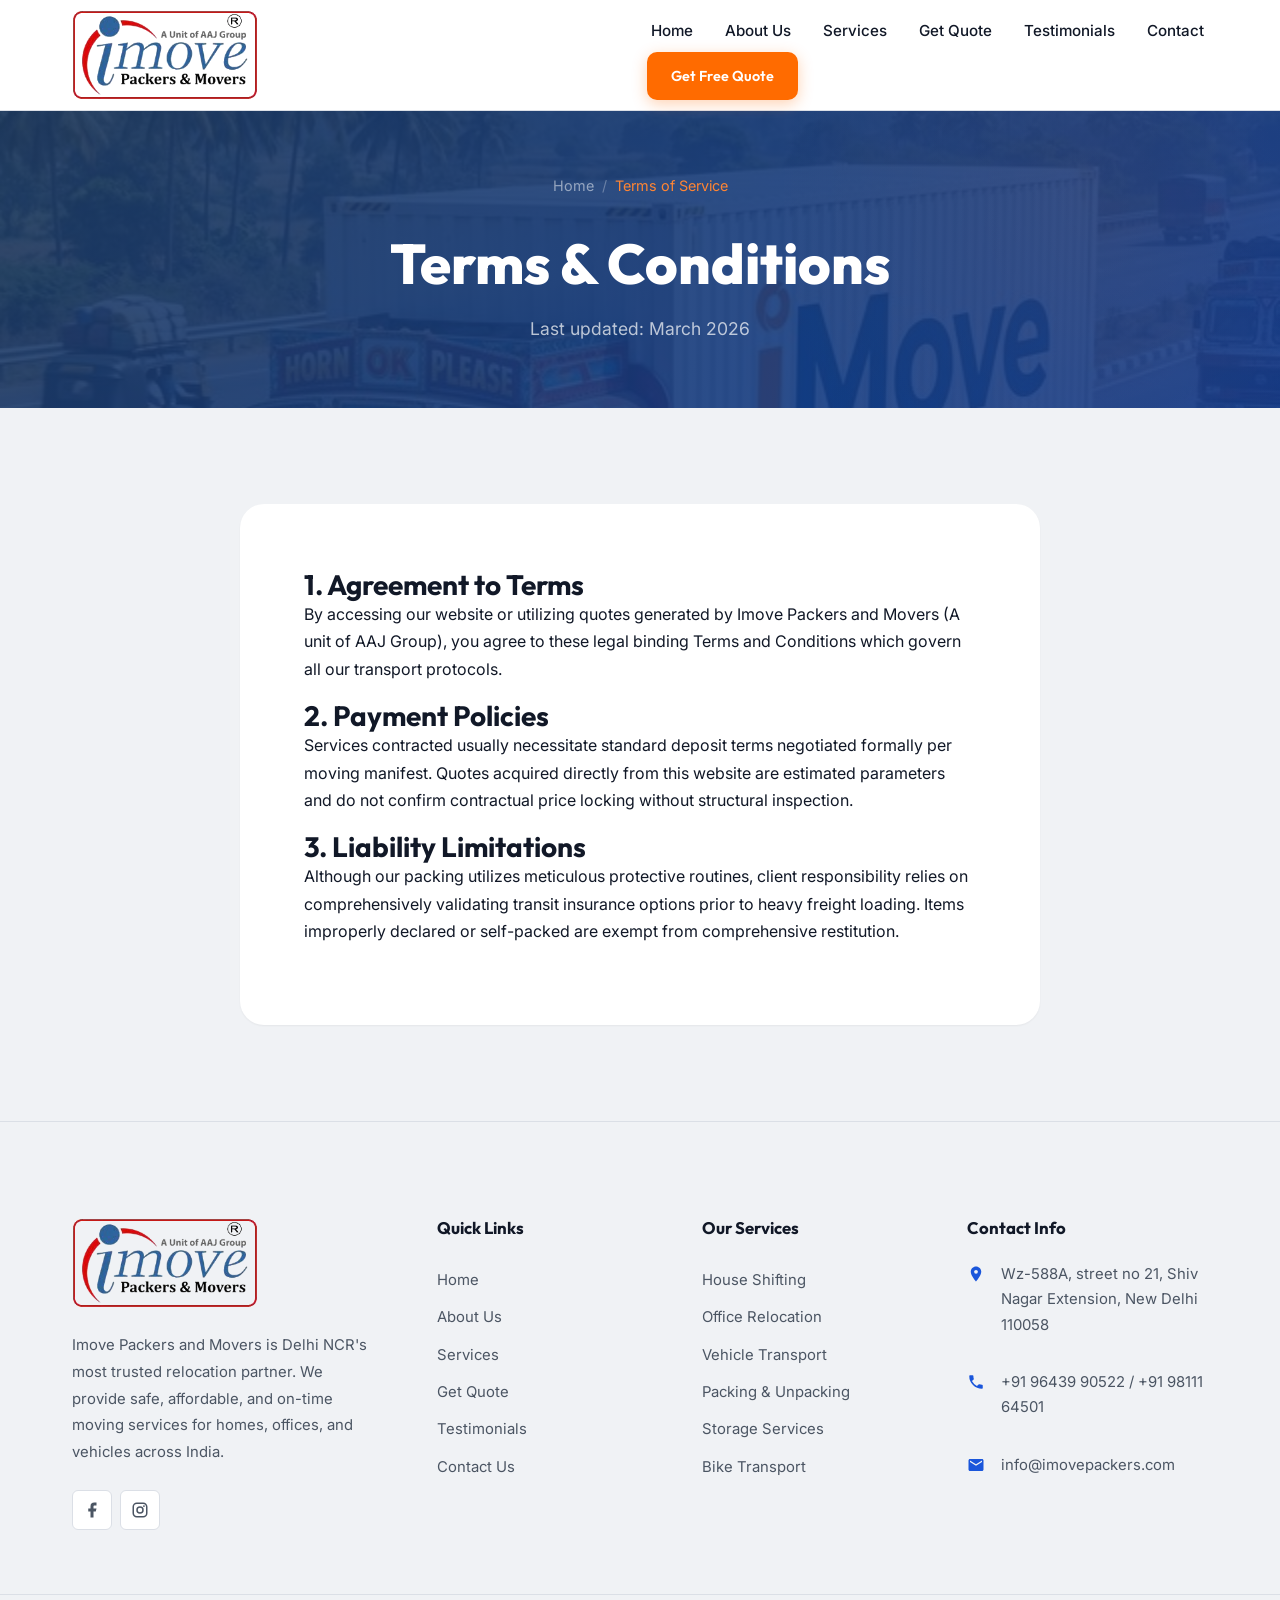
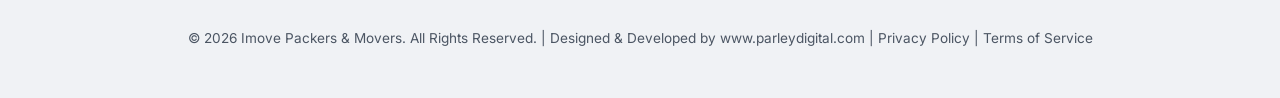
<file: terms.html>
<!DOCTYPE html>
<html lang="en">
<head>
  <meta charset="UTF-8">
  <meta name="viewport" content="width=device-width, initial-scale=1.0">
  <title>Terms & Conditions | Imove Packers and Movers</title>
  <meta name="description" content="Terms and Conditions of usage for Imove Packers and Movers.">
  <meta name="robots" content="index, follow">
  <link rel="canonical" href="https://imovepackers.in/terms.html">

  <!-- Open Graph -->
  <meta property="og:title" content="Terms & Conditions | Imove Packers and Movers">
  <meta property="og:description" content="Terms and Conditions of usage for Imove Packers and Movers.">
  <meta property="og:type" content="website">
  <meta property="og:url" content="https://imovepackers.in/terms.html">
  <meta property="og:image" content="https://imovepackers.in/images/logo.webp">

  <link rel="stylesheet" href="css/styles.css">
</head>
<body class="section-alt">

  <!-- ════════ HEADER ════════ -->
  <header class="header">
    <div class="container">
      <a href="index.html" class="logo"><img src="images/logo.webp" alt="Imove Packers & Movers" class="logo-img"></a>
      <div class="mobile-toggle"><span></span><span></span><span></span></div>
      <div class="nav-menu">
        <nav class="nav-links">
          <a href="index.html">Home</a>
          <a href="about.html">About Us</a>
          <a href="services.html">Services</a>
          <a href="pricing.html">Get Quote</a>
          <a href="testimonials.html">Testimonials</a>
          <a href="contact.html">Contact</a>
        </nav>
        <div class="header-cta"><a href="pricing.html" class="btn btn-accent btn-sm">Get Free Quote</a></div>
      </div>
    </div>
  </header>

  <!-- ════════ PAGE HERO ════════ -->
  <section class="page-hero">
    <div class="container">
      <div class="breadcrumb fade-up"><a href="index.html">Home</a> <span>/</span> <span class="current">Terms of Service</span></div>
      <h1 class="fade-up">Terms & Conditions</h1>
      <p class="fade-up">Last updated: March 2026</p>
    </div>
  </section>

  <!-- ════════ CONTENT ════════ -->
  <section class="section">
    <div class="container" style="max-width: 800px; margin: 0 auto; background: var(--bg-primary); padding: var(--space-3xl); border-radius: var(--radius-xl); box-shadow: var(--shadow-sm);">
      <h3>1. Agreement to Terms</h3>
      <p>By accessing our website or utilizing quotes generated by Imove Packers and Movers (A unit of AAJ Group), you agree to these legal binding Terms and Conditions which govern all our transport protocols.</p>
      
      <h3>2. Payment Policies</h3>
      <p>Services contracted usually necessitate standard deposit terms negotiated formally per moving manifest. Quotes acquired directly from this website are estimated parameters and do not confirm contractual price locking without structural inspection.</p>

      <h3>3. Liability Limitations</h3>
      <p>Although our packing utilizes meticulous protective routines, client responsibility relies on comprehensively validating transit insurance options prior to heavy freight loading. Items improperly declared or self-packed are exempt from comprehensive restitution.</p>
    </div>
  </section>

  <!-- ════════ FOOTER ════════ -->
  <footer class="footer" role="contentinfo">
    <div class="container">
      <div class="footer-grid">
        <div class="footer-brand">
          <a href="index.html" class="logo"><img src="images/logo.webp" alt="Imove Packers & Movers" class="logo-img"></a>
          <p>Imove Packers and Movers is Delhi NCR's most trusted relocation partner. We provide safe, affordable, and on-time moving services for homes, offices, and vehicles across India.</p>
          <div class="footer-social">
            <a href="https://www.facebook.com/share/1BLNA3yirn/?mibextid=wwXIfr" aria-label="Facebook"><svg viewBox="0 0 24 24">
                <path d="M18 2h-3a5 5 0 00-5 5v3H7v4h3v8h4v-8h3l1-4h-4V7a1 1 0 011-1h3z" />
              </svg></a>
            <a href="https://www.instagram.com/imovepackersandmovers?igsh=bDlobDFsbG90N2Vh&utm_source=qr" aria-label="Instagram"><svg viewBox="0 0 24 24">
                <path
                  d="M7.8 2h8.4C19.4 2 22 4.6 22 7.8v8.4a5.8 5.8 0 01-5.8 5.8H7.8C4.6 22 2 19.4 2 16.2V7.8A5.8 5.8 0 017.8 2m-.2 2A3.6 3.6 0 004 7.6v8.8C4 18.39 5.61 20 7.6 20h8.8a3.6 3.6 0 003.6-3.6V7.6C20 5.61 18.39 4 16.4 4H7.6m9.65 1.5a1.25 1.25 0 110 2.5 1.25 1.25 0 010-2.5M12 7a5 5 0 110 10 5 5 0 010-10m0 2a3 3 0 100 6 3 3 0 000-6z" />
              </svg></a>
            
            
          </div>
        </div>

        <div>
          <h4>Quick Links</h4>
          <div class="footer-links">
            <a href="index.html">Home</a>
            <a href="about.html">About Us</a>
            <a href="services.html">Services</a>
            <a href="pricing.html">Get Quote</a>
            <a href="testimonials.html">Testimonials</a>
            <a href="contact.html">Contact Us</a>
          </div>
        </div>

        <div>
          <h4>Our Services</h4>
          <div class="footer-links">
            <a href="services.html#house-shifting">House Shifting</a>
            <a href="services.html#office-relocation">Office Relocation</a>
            <a href="services.html#vehicle-transport">Vehicle Transport</a>
            <a href="services.html#packing">Packing & Unpacking</a>
            <a href="services.html#storage">Storage Services</a>
            <a href="services.html#bike-transport">Bike Transport</a>
          </div>
        </div>

        <div>
          <h4>Contact Info</h4>
          <div class="footer-contact-item">
            <svg viewBox="0 0 24 24"><path d="M12 2C8.13 2 5 5.13 5 9c0 5.25 7 13 7 13s7-7.75 7-13c0-3.87-3.13-7-7-7zm0 9.5a2.5 2.5 0 010-5 2.5 2.5 0 010 5z"/></svg>
            <p>Wz-588A, street no 21, Shiv Nagar Extension, New Delhi 110058</p>
          </div>
          <div class="footer-contact-item">
            <svg viewBox="0 0 24 24"><path d="M6.62 10.79a15.05 15.05 0 006.59 6.59l2.2-2.2a1 1 0 011.01-.24c1.12.37 2.33.57 3.58.57a1 1 0 011 1V20a1 1 0 01-1 1A17 17 0 013 4a1 1 0 011-1h3.5a1 1 0 011 1c0 1.25.2 2.46.57 3.58a1 1 0 01-.24 1.01l-2.21 2.2z"/></svg>
            <p><a href="tel:+919643990522">+91 96439 90522</a> / <a href="tel:+919811164501">+91 98111 64501</a></p>
          </div>
          <div class="footer-contact-item">
            <svg viewBox="0 0 24 24"><path d="M20 4H4c-1.1 0-1.99.9-1.99 2L2 18c0 1.1.9 2 2 2h16c1.1 0 2-.9 2-2V6c0-1.1-.9-2-2-2zm0 4l-8 5-8-5V6l8 5 8-5v2z"/></svg>
            <p><a href="mailto:info@imovepackers.com">info@imovepackers.com</a></p>
          </div>
        </div>
      </div>
    </div>
    <div class="footer-bottom">
      <div class="container">
        <p>© 2026 Imove Packers & Movers. All Rights Reserved. | Designed & Developed by <a href="https://www.parleydigital.com" target="_blank" rel="noopener" style="color:inherit; text-decoration:none;">www.parleydigital.com</a> | <a href="privacy.html">Privacy Policy</a> | <a href="terms.html">Terms of Service</a></p>
      </div>
    </div>
  </footer>

  <script src="js/main.js"></script>
</body>
</html>
</file>
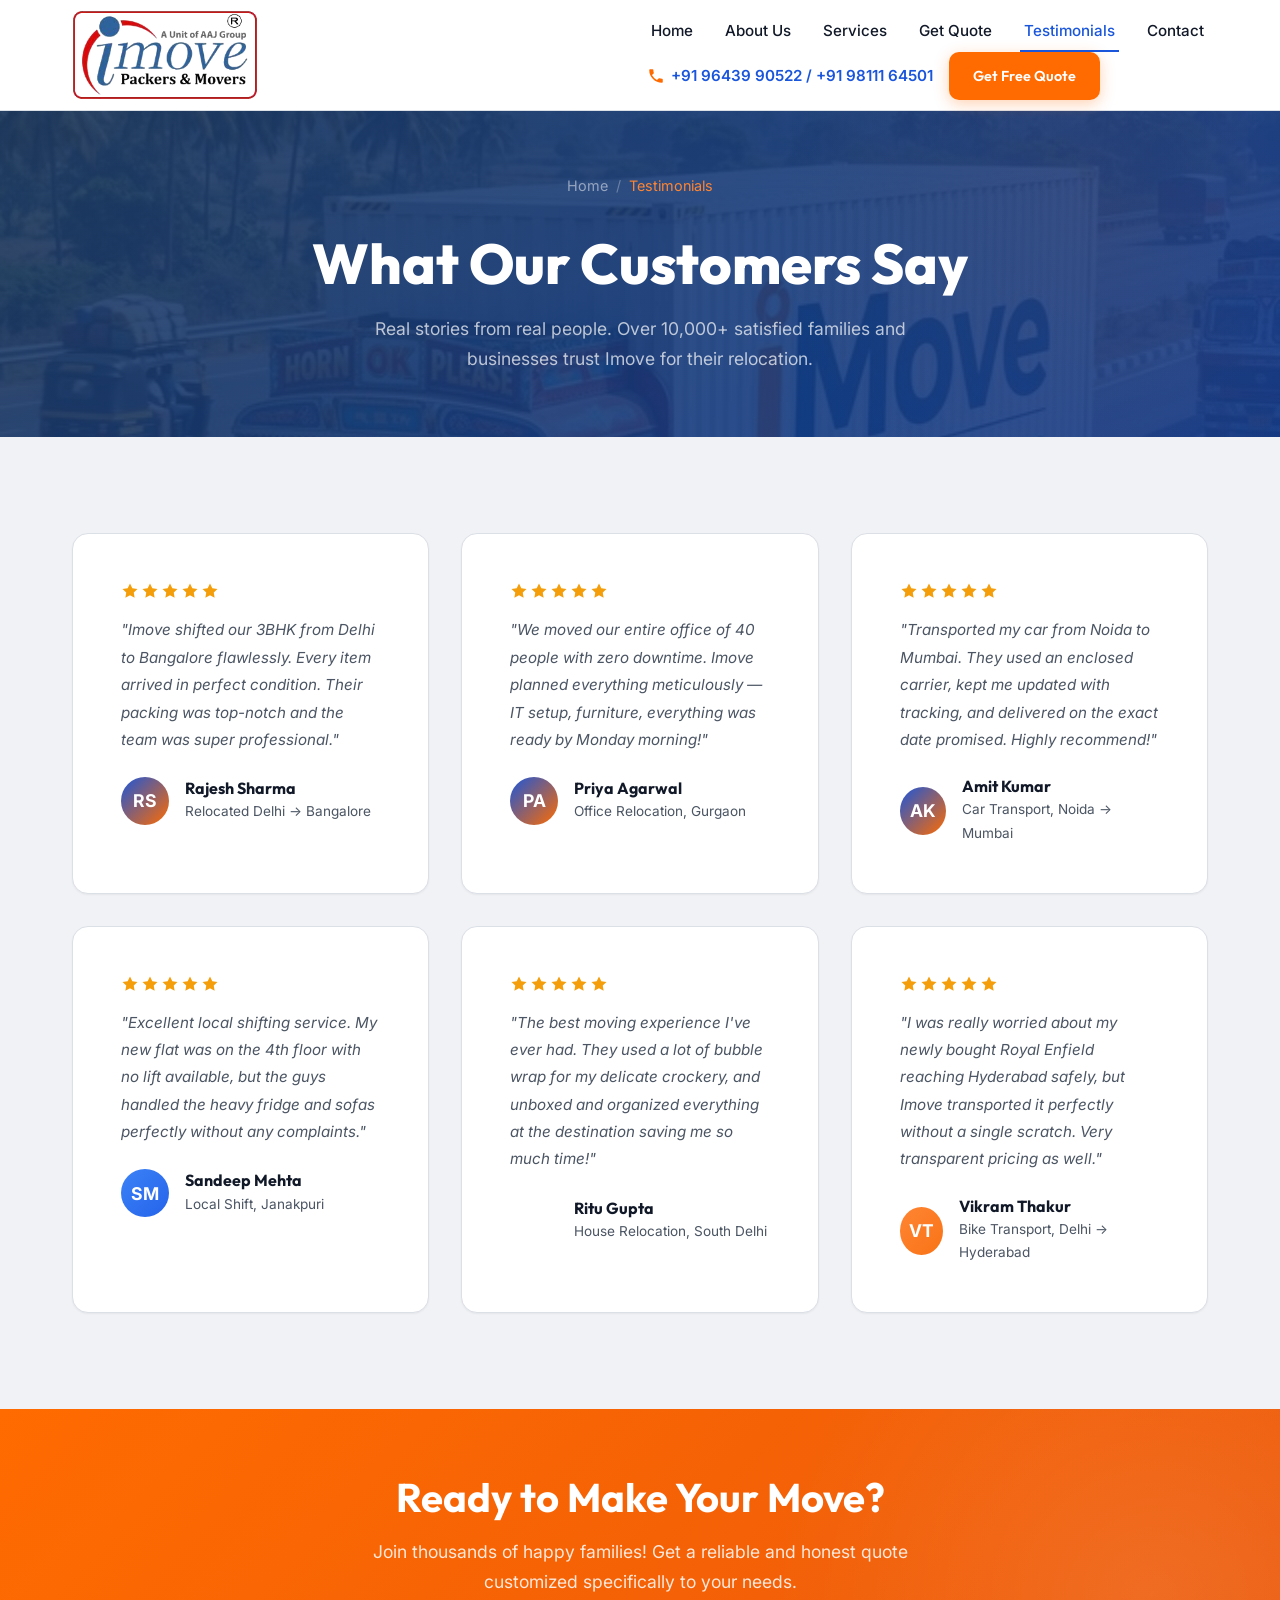
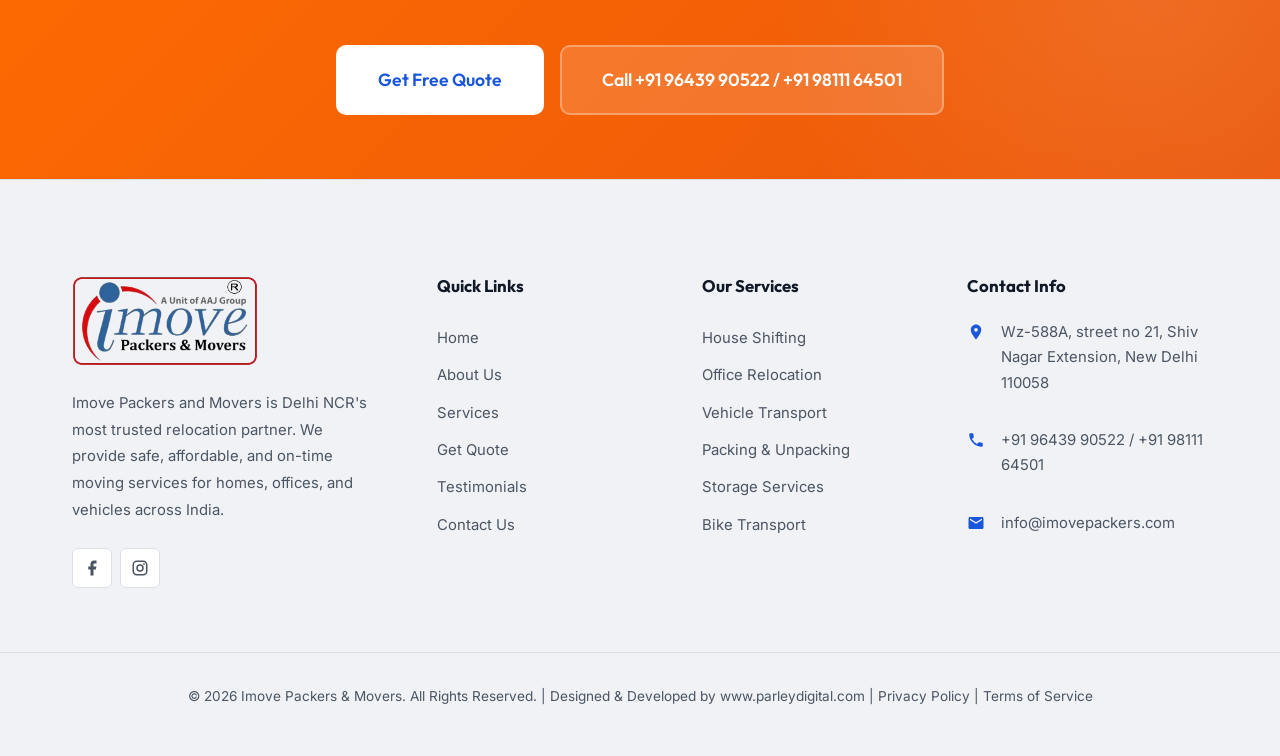
<file: testimonials.html>
<!DOCTYPE html>
<html lang="en">
<head>
  <meta charset="UTF-8">
  <meta name="viewport" content="width=device-width, initial-scale=1.0">
  <title>Customer Testimonials | Imove Packers and Movers</title>
  <link rel="icon" href="images/logo.webp">
  <meta name="description" content="Read reviews and testimonials from our happy customers. See why Imove is the best packers and movers in Delhi NCR.">
  <meta name="keywords" content="packers and movers reviews, Imove Packers feedback, best moving company rating, real customer moving stories">
  <meta name="robots" content="index, follow">
  <link rel="canonical" href="https://imovepackers.in/testimonials.html">

  <!-- Open Graph -->
  <meta property="og:title" content="Customer Testimonials | Imove Packers and Movers">
  <meta property="og:description" content="Read reviews and testimonials from our happy customers. See why Imove is the best packers and movers in Delhi NCR.">
  <meta property="og:type" content="website">
  <meta property="og:url" content="https://imovepackers.in/testimonials.html">
  <meta property="og:image" content="https://imovepackers.in/images/logo.webp">

  <link rel="stylesheet" href="css/styles.css">
</head>
<body class="section-alt">

  <!-- ════════ HEADER ════════ -->
  <header class="header">
    <div class="container">
      <a href="index.html" class="logo"><img src="images/logo.webp" alt="Imove Packers & Movers" class="logo-img"></a>
      <div class="mobile-toggle"><span></span><span></span><span></span></div>
      <div class="nav-menu">
        <nav class="nav-links">
          <a href="index.html">Home</a>
          <a href="about.html">About Us</a>
          <a href="services.html">Services</a>
          <a href="pricing.html">Get Quote</a>
          <a href="testimonials.html" class="active">Testimonials</a>
          <a href="contact.html">Contact</a>
        </nav>
        <div class="header-cta">
          <a href="tel:+919643990522" class="header-phone">
            <svg viewBox="0 0 24 24"><path d="M6.62 10.79a15.05 15.05 0 006.59 6.59l2.2-2.2a1 1 0 011.01-.24c1.12.37 2.33.57 3.58.57a1 1 0 011 1V20a1 1 0 01-1 1A17 17 0 013 4a1 1 0 011-1h3.5a1 1 0 011 1c0 1.25.2 2.46.57 3.58a1 1 0 01-.24 1.01l-2.21 2.2z"/></svg>
            +91 96439 90522 / +91 98111 64501
          </a>
          <a href="pricing.html" class="btn btn-accent btn-sm">Get Free Quote</a>
        </div>
      </div>
    </div>
  </header>

  <!-- ════════ PAGE HERO ════════ -->
  <section class="page-hero">
    <div class="container">
      <div class="breadcrumb fade-up"><a href="index.html">Home</a> <span>/</span> <span class="current">Testimonials</span></div>
      <h1 class="fade-up">What Our Customers Say</h1>
      <p class="fade-up">Real stories from real people. Over 10,000+ satisfied families and businesses trust Imove for their relocation.</p>
    </div>
  </section>

  <!-- ════════ TESTIMONIALS GRID ════════ -->
  <section class="section">
    <div class="container">
      <div class="testimonial-grid">
        
        <!-- Testimonial 1 -->
        <div class="testimonial-card zoom-image fade-up">
          <div class="stars">
            <svg viewBox="0 0 24 24"><path d="M12 2l3.09 6.26L22 9.27l-5 4.87 1.18 6.88L12 17.77l-6.18 3.25L7 14.14 2 9.27l6.91-1.01L12 2z"/></svg>
            <svg viewBox="0 0 24 24"><path d="M12 2l3.09 6.26L22 9.27l-5 4.87 1.18 6.88L12 17.77l-6.18 3.25L7 14.14 2 9.27l6.91-1.01L12 2z"/></svg>
            <svg viewBox="0 0 24 24"><path d="M12 2l3.09 6.26L22 9.27l-5 4.87 1.18 6.88L12 17.77l-6.18 3.25L7 14.14 2 9.27l6.91-1.01L12 2z"/></svg>
            <svg viewBox="0 0 24 24"><path d="M12 2l3.09 6.26L22 9.27l-5 4.87 1.18 6.88L12 17.77l-6.18 3.25L7 14.14 2 9.27l6.91-1.01L12 2z"/></svg>
            <svg viewBox="0 0 24 24"><path d="M12 2l3.09 6.26L22 9.27l-5 4.87 1.18 6.88L12 17.77l-6.18 3.25L7 14.14 2 9.27l6.91-1.01L12 2z"/></svg>
          </div>
          <blockquote>"Imove shifted our 3BHK from Delhi to Bangalore flawlessly. Every item arrived in perfect condition. Their packing was top-notch and the team was super professional."</blockquote>
          <div class="testimonial-author">
            <div class="testimonial-avatar">RS</div>
            <div class="testimonial-info">
              <h4>Rajesh Sharma</h4>
              <p>Relocated Delhi → Bangalore</p>
            </div>
          </div>
        </div>

        <!-- Testimonial 2 -->
        <div class="testimonial-card zoom-image fade-up">
          <div class="stars">
            <svg viewBox="0 0 24 24"><path d="M12 2l3.09 6.26L22 9.27l-5 4.87 1.18 6.88L12 17.77l-6.18 3.25L7 14.14 2 9.27l6.91-1.01L12 2z"/></svg>
            <svg viewBox="0 0 24 24"><path d="M12 2l3.09 6.26L22 9.27l-5 4.87 1.18 6.88L12 17.77l-6.18 3.25L7 14.14 2 9.27l6.91-1.01L12 2z"/></svg>
            <svg viewBox="0 0 24 24"><path d="M12 2l3.09 6.26L22 9.27l-5 4.87 1.18 6.88L12 17.77l-6.18 3.25L7 14.14 2 9.27l6.91-1.01L12 2z"/></svg>
            <svg viewBox="0 0 24 24"><path d="M12 2l3.09 6.26L22 9.27l-5 4.87 1.18 6.88L12 17.77l-6.18 3.25L7 14.14 2 9.27l6.91-1.01L12 2z"/></svg>
            <svg viewBox="0 0 24 24"><path d="M12 2l3.09 6.26L22 9.27l-5 4.87 1.18 6.88L12 17.77l-6.18 3.25L7 14.14 2 9.27l6.91-1.01L12 2z"/></svg>
          </div>
          <blockquote>"We moved our entire office of 40 people with zero downtime. Imove planned everything meticulously — IT setup, furniture, everything was ready by Monday morning!"</blockquote>
          <div class="testimonial-author">
            <div class="testimonial-avatar">PA</div>
            <div class="testimonial-info">
              <h4>Priya Agarwal</h4>
              <p>Office Relocation, Gurgaon</p>
            </div>
          </div>
        </div>

        <!-- Testimonial 3 -->
        <div class="testimonial-card zoom-image fade-up">
          <div class="stars">
            <svg viewBox="0 0 24 24"><path d="M12 2l3.09 6.26L22 9.27l-5 4.87 1.18 6.88L12 17.77l-6.18 3.25L7 14.14 2 9.27l6.91-1.01L12 2z"/></svg>
            <svg viewBox="0 0 24 24"><path d="M12 2l3.09 6.26L22 9.27l-5 4.87 1.18 6.88L12 17.77l-6.18 3.25L7 14.14 2 9.27l6.91-1.01L12 2z"/></svg>
            <svg viewBox="0 0 24 24"><path d="M12 2l3.09 6.26L22 9.27l-5 4.87 1.18 6.88L12 17.77l-6.18 3.25L7 14.14 2 9.27l6.91-1.01L12 2z"/></svg>
            <svg viewBox="0 0 24 24"><path d="M12 2l3.09 6.26L22 9.27l-5 4.87 1.18 6.88L12 17.77l-6.18 3.25L7 14.14 2 9.27l6.91-1.01L12 2z"/></svg>
            <svg viewBox="0 0 24 24"><path d="M12 2l3.09 6.26L22 9.27l-5 4.87 1.18 6.88L12 17.77l-6.18 3.25L7 14.14 2 9.27l6.91-1.01L12 2z"/></svg>
          </div>
          <blockquote>"Transported my car from Noida to Mumbai. They used an enclosed carrier, kept me updated with tracking, and delivered on the exact date promised. Highly recommend!"</blockquote>
          <div class="testimonial-author">
            <div class="testimonial-avatar">AK</div>
            <div class="testimonial-info">
              <h4>Amit Kumar</h4>
              <p>Car Transport, Noida → Mumbai</p>
            </div>
          </div>
        </div>
        
        <!-- Testimonial 4 -->
        <div class="testimonial-card zoom-image fade-up">
          <div class="stars">
            <svg viewBox="0 0 24 24"><path d="M12 2l3.09 6.26L22 9.27l-5 4.87 1.18 6.88L12 17.77l-6.18 3.25L7 14.14 2 9.27l6.91-1.01L12 2z"/></svg>
            <svg viewBox="0 0 24 24"><path d="M12 2l3.09 6.26L22 9.27l-5 4.87 1.18 6.88L12 17.77l-6.18 3.25L7 14.14 2 9.27l6.91-1.01L12 2z"/></svg>
            <svg viewBox="0 0 24 24"><path d="M12 2l3.09 6.26L22 9.27l-5 4.87 1.18 6.88L12 17.77l-6.18 3.25L7 14.14 2 9.27l6.91-1.01L12 2z"/></svg>
            <svg viewBox="0 0 24 24"><path d="M12 2l3.09 6.26L22 9.27l-5 4.87 1.18 6.88L12 17.77l-6.18 3.25L7 14.14 2 9.27l6.91-1.01L12 2z"/></svg>
            <svg viewBox="0 0 24 24"><path d="M12 2l3.09 6.26L22 9.27l-5 4.87 1.18 6.88L12 17.77l-6.18 3.25L7 14.14 2 9.27l6.91-1.01L12 2z"/></svg>
          </div>
          <blockquote>"Excellent local shifting service. My new flat was on the 4th floor with no lift available, but the guys handled the heavy fridge and sofas perfectly without any complaints."</blockquote>
          <div class="testimonial-author">
            <div class="testimonial-avatar" style="background: linear-gradient(135deg, var(--blue-500), #2563eb);">SM</div>
            <div class="testimonial-info">
              <h4>Sandeep Mehta</h4>
              <p>Local Shift, Janakpuri</p>
            </div>
          </div>
        </div>

        <!-- Testimonial 5 -->
        <div class="testimonial-card zoom-image fade-up">
          <div class="stars">
            <svg viewBox="0 0 24 24"><path d="M12 2l3.09 6.26L22 9.27l-5 4.87 1.18 6.88L12 17.77l-6.18 3.25L7 14.14 2 9.27l6.91-1.01L12 2z"/></svg>
            <svg viewBox="0 0 24 24"><path d="M12 2l3.09 6.26L22 9.27l-5 4.87 1.18 6.88L12 17.77l-6.18 3.25L7 14.14 2 9.27l6.91-1.01L12 2z"/></svg>
            <svg viewBox="0 0 24 24"><path d="M12 2l3.09 6.26L22 9.27l-5 4.87 1.18 6.88L12 17.77l-6.18 3.25L7 14.14 2 9.27l6.91-1.01L12 2z"/></svg>
            <svg viewBox="0 0 24 24"><path d="M12 2l3.09 6.26L22 9.27l-5 4.87 1.18 6.88L12 17.77l-6.18 3.25L7 14.14 2 9.27l6.91-1.01L12 2z"/></svg>
            <svg viewBox="0 0 24 24"><path d="M12 2l3.09 6.26L22 9.27l-5 4.87 1.18 6.88L12 17.77l-6.18 3.25L7 14.14 2 9.27l6.91-1.01L12 2z"/></svg>
          </div>
          <blockquote>"The best moving experience I've ever had. They used a lot of bubble wrap for my delicate crockery, and unboxed and organized everything at the destination saving me so much time!"</blockquote>
          <div class="testimonial-author">
            <div class="testimonial-avatar" style="background: linear-gradient(135deg, var(--green-500), #16a34a);">RG</div>
            <div class="testimonial-info">
              <h4>Ritu Gupta</h4>
              <p>House Relocation, South Delhi</p>
            </div>
          </div>
        </div>

        <!-- Testimonial 6 -->
        <div class="testimonial-card zoom-image fade-up">
          <div class="stars">
            <svg viewBox="0 0 24 24"><path d="M12 2l3.09 6.26L22 9.27l-5 4.87 1.18 6.88L12 17.77l-6.18 3.25L7 14.14 2 9.27l6.91-1.01L12 2z"/></svg>
            <svg viewBox="0 0 24 24"><path d="M12 2l3.09 6.26L22 9.27l-5 4.87 1.18 6.88L12 17.77l-6.18 3.25L7 14.14 2 9.27l6.91-1.01L12 2z"/></svg>
            <svg viewBox="0 0 24 24"><path d="M12 2l3.09 6.26L22 9.27l-5 4.87 1.18 6.88L12 17.77l-6.18 3.25L7 14.14 2 9.27l6.91-1.01L12 2z"/></svg>
            <svg viewBox="0 0 24 24"><path d="M12 2l3.09 6.26L22 9.27l-5 4.87 1.18 6.88L12 17.77l-6.18 3.25L7 14.14 2 9.27l6.91-1.01L12 2z"/></svg>
            <svg viewBox="0 0 24 24"><path d="M12 2l3.09 6.26L22 9.27l-5 4.87 1.18 6.88L12 17.77l-6.18 3.25L7 14.14 2 9.27l6.91-1.01L12 2z"/></svg>
          </div>
          <blockquote>"I was really worried about my newly bought Royal Enfield reaching Hyderabad safely, but Imove transported it perfectly without a single scratch. Very transparent pricing as well."</blockquote>
          <div class="testimonial-author">
            <div class="testimonial-avatar" style="background: linear-gradient(135deg, var(--orange-400), #f97316);">VT</div>
            <div class="testimonial-info">
              <h4>Vikram Thakur</h4>
              <p>Bike Transport, Delhi → Hyderabad</p>
            </div>
          </div>
        </div>
      </div>
    </div>
  </section>

  <!-- ════════ CTA BANNER ════════ -->
  <section class="cta-banner">
    <div class="container" style="position:relative;z-index:2;">
      <h2>Ready to Make Your Move?</h2>
      <p>Join thousands of happy families! Get a reliable and honest quote customized specifically to your needs.</p>
      <div class="btn-group">
        <a href="pricing.html" class="btn btn-white btn-lg">Get Free Quote</a>
        <a href="tel:+919643990522" class="btn btn-lg" style="background:rgba(255,255,255,0.15);color:#fff;border:2px solid rgba(255,255,255,0.3);">
          Call +91 96439 90522 / +91 98111 64501
        </a>
      </div>
    </div>
  </section>

  <!-- ════════ FOOTER ════════ -->
  <footer class="footer" role="contentinfo">
    <div class="container">
      <div class="footer-grid">
        <div class="footer-brand">
          <a href="index.html" class="logo"><img src="images/logo.webp" alt="Imove Packers & Movers" class="logo-img"></a>
          <p>Imove Packers and Movers is Delhi NCR's most trusted relocation partner. We provide safe, affordable, and on-time moving services for homes, offices, and vehicles across India.</p>
          <div class="footer-social">
            <a href="https://www.facebook.com/share/1BLNA3yirn/?mibextid=wwXIfr" aria-label="Facebook"><svg viewBox="0 0 24 24">
                <path d="M18 2h-3a5 5 0 00-5 5v3H7v4h3v8h4v-8h3l1-4h-4V7a1 1 0 011-1h3z" />
              </svg></a>
            <a href="https://www.instagram.com/imovepackersandmovers?igsh=bDlobDFsbG90N2Vh&utm_source=qr" aria-label="Instagram"><svg viewBox="0 0 24 24">
                <path
                  d="M7.8 2h8.4C19.4 2 22 4.6 22 7.8v8.4a5.8 5.8 0 01-5.8 5.8H7.8C4.6 22 2 19.4 2 16.2V7.8A5.8 5.8 0 017.8 2m-.2 2A3.6 3.6 0 004 7.6v8.8C4 18.39 5.61 20 7.6 20h8.8a3.6 3.6 0 003.6-3.6V7.6C20 5.61 18.39 4 16.4 4H7.6m9.65 1.5a1.25 1.25 0 110 2.5 1.25 1.25 0 010-2.5M12 7a5 5 0 110 10 5 5 0 010-10m0 2a3 3 0 100 6 3 3 0 000-6z" />
              </svg></a>
            
            
          </div>
        </div>

        <div>
          <h4>Quick Links</h4>
          <div class="footer-links">
            <a href="index.html">Home</a>
            <a href="about.html">About Us</a>
            <a href="services.html">Services</a>
            <a href="pricing.html">Get Quote</a>
            <a href="testimonials.html">Testimonials</a>
            <a href="contact.html">Contact Us</a>
          </div>
        </div>

        <div>
          <h4>Our Services</h4>
          <div class="footer-links">
            <a href="services.html#house-shifting">House Shifting</a>
            <a href="services.html#office-relocation">Office Relocation</a>
            <a href="services.html#vehicle-transport">Vehicle Transport</a>
            <a href="services.html#packing">Packing & Unpacking</a>
            <a href="services.html#storage">Storage Services</a>
            <a href="services.html#bike-transport">Bike Transport</a>
          </div>
        </div>

        <div>
          <h4>Contact Info</h4>
          <div class="footer-contact-item">
            <svg viewBox="0 0 24 24"><path d="M12 2C8.13 2 5 5.13 5 9c0 5.25 7 13 7 13s7-7.75 7-13c0-3.87-3.13-7-7-7zm0 9.5a2.5 2.5 0 010-5 2.5 2.5 0 010 5z"/></svg>
            <p>Wz-588A, street no 21, Shiv Nagar Extension, New Delhi 110058</p>
          </div>
          <div class="footer-contact-item">
            <svg viewBox="0 0 24 24"><path d="M6.62 10.79a15.05 15.05 0 006.59 6.59l2.2-2.2a1 1 0 011.01-.24c1.12.37 2.33.57 3.58.57a1 1 0 011 1V20a1 1 0 01-1 1A17 17 0 013 4a1 1 0 011-1h3.5a1 1 0 011 1c0 1.25.2 2.46.57 3.58a1 1 0 01-.24 1.01l-2.21 2.2z"/></svg>
            <p><a href="tel:+919643990522">+91 96439 90522</a> / <a href="tel:+919811164501">+91 98111 64501</a></p>
          </div>
          <div class="footer-contact-item">
            <svg viewBox="0 0 24 24"><path d="M20 4H4c-1.1 0-1.99.9-1.99 2L2 18c0 1.1.9 2 2 2h16c1.1 0 2-.9 2-2V6c0-1.1-.9-2-2-2zm0 4l-8 5-8-5V6l8 5 8-5v2z"/></svg>
            <p><a href="mailto:info@imovepackers.com">info@imovepackers.com</a></p>
          </div>
        </div>
      </div>
    </div>
    <div class="footer-bottom">
      <div class="container">
        <p>© 2026 Imove Packers & Movers. All Rights Reserved. | Designed & Developed by <a href="https://www.parleydigital.com" target="_blank" rel="noopener" style="color:inherit; text-decoration:none;">www.parleydigital.com</a> | <a href="privacy.html">Privacy Policy</a> | <a href="terms.html">Terms of Service</a></p>
      </div>
    </div>
  </footer>

  <script src="js/main.js"></script>
</body>
</html>
</file>
<file: css/styles.css>
/* ═══════════════════════════════════════════════
   Imove Packers & Movers — Complete Theme CSS
   Changed: Replaced hardcoded HEX/gray references with dynamic theme variables. Added background, color, and border-color transitions to all elements. Added [data-theme="dark"] mappings.
   ═══════════════════════════════════════════════ */

@import url('https://fonts.googleapis.com/css2?family=Inter:wght@400;500;600;700&family=Outfit:wght@500;600;700;800&display=swap');

/* ── Light Theme Definition (Default) ── */
:root {
  /* Core Theme Colors */
  --bg-primary: #ffffff;
  --bg-secondary: #f0f2f5;
  --text-primary: #111827;
  --text-secondary: #4b5563;
  --accent-color: #ff6b00;
  --border-color: #dbdfe6;
  --primary-color: #1a56db;

  /* Restored Base Palette */
  --blue-50: #eff6ff;
  --blue-100: #dbeafe;
  --blue-500: #3b82f6;
  --blue-800: #0f3a8e;
  --blue-900: #1e3a5f;
  --orange-100: #ffedd5;
  --orange-400: #ff8533;
  --orange-500: #ff6b00;
  --orange-600: #ea580c;

  /* Complementary Semantic Variables mapped to Theme Colors */
  --primary: var(--primary-color);
  --primary-dark: #0f3a8e;
  --primary-light: #dbeafe;
  --accent: var(--accent-color);
  --accent-light: #ffedd5;
  --text: var(--text-primary);
  --text-light: var(--text-secondary);
  --text-inverse: #ffffff;
  --bg: var(--bg-primary);
  --bg-alt: var(--bg-secondary);
  --bg-dark: #1e3a5f;
  --success: #16a34a;
  --error: #dc2626;

  /* Typography */
  --font-body: 'Inter', system-ui, -apple-system, sans-serif;
  --font-heading: 'Outfit', 'Inter', sans-serif;

  /* Spacing */
  --space-xs: 0.25rem; --space-sm: 0.5rem; --space-md: 1rem; --space-lg: 1.5rem;
  --space-xl: 2rem; --space-2xl: 3rem; --space-3xl: 4rem; --space-4xl: 6rem;

  /* Border Radius */
  --radius-sm: 6px; --radius-md: 10px; --radius-lg: 16px; --radius-xl: 24px; --radius-full: 9999px;

  /* Shadows (Light mode) */
  --shadow-sm: 0 1px 2px rgba(0,0,0,0.05);
  --shadow-md: 0 4px 12px rgba(0,0,0,0.08);
  --shadow-lg: 0 10px 30px rgba(0,0,0,0.1);
  --shadow-xl: 0 20px 50px rgba(0,0,0,0.15);

  /* Transitions */
  --trans-fast: 150ms ease;
  --trans-base: 250ms ease;
  --trans-slow: 400ms ease;

  /* Layout */
  --max-width: 1200px;
  --header-height: 110px;
}

/* ── Reset with Universal Smooth Transitions ── */
*, *::before, *::after {
  box-sizing: border-box;
  margin: 0;
  padding: 0;
  /* Removed 'fill' from transition to prevent SVG invisibility bugs */
  transition: background-color 0.3s ease, color 0.2s ease, border-color 0.2s ease;
}

html {
  scroll-behavior: smooth;
  scroll-padding-top: var(--header-height);
}

body {
  font-family: var(--font-body);
  font-size: 1rem;
  line-height: 1.7;
  color: var(--text-primary);
  background-color: var(--bg-primary);
  -webkit-font-smoothing: antialiased;
  -moz-osx-font-smoothing: grayscale;
  overflow-x: hidden;
}

img { max-width: 100%; height: auto; display: block; }
a { color: inherit; text-decoration: none; transition: color var(--trans-fast); }
ul, ol { list-style: none; }
button { font-family: inherit; cursor: pointer; border: none; background: none; color: currentColor; }
input, textarea, select { font-family: inherit; font-size: 1rem; }

/* ── Typography ── */
h1, h2, h3, h4, h5, h6 {
  font-family: var(--font-heading);
  font-weight: 700;
  line-height: 1.2;
  color: var(--text-primary);
}

h1 { font-size: clamp(2.2rem, 5vw, 3.5rem); font-weight: 800; }
h2 { font-size: clamp(1.8rem, 4vw, 2.5rem); }
h3 { font-size: clamp(1.3rem, 3vw, 1.75rem); }
h4 { font-size: 1.25rem; }

p { margin-bottom: var(--space-md); }

.text-gradient {
  background: linear-gradient(135deg, var(--primary) 0%, var(--accent) 100%);
  -webkit-background-clip: text;
  -webkit-text-fill-color: transparent;
  background-clip: text;
}

/* ── Layout ── */
.container {
  width: 100%;
  max-width: var(--max-width);
  margin: 0 auto;
  padding: 0 var(--space-xl);
}

.section { padding: var(--space-4xl) 0; }
.section-alt { background-color: var(--bg-secondary); }

.section-dark {
  background-color: var(--bg-dark);
  color: var(--text-inverse);
}
.section-dark h2, .section-dark h3, .section-dark h4 { color: var(--text-inverse); }

.section-header { text-align: center; max-width: 700px; margin: 0 auto var(--space-3xl); }
.section-header .badge {
  display: inline-block;
  background: var(--primary-light);
  color: var(--primary);
  font-weight: 600;
  font-size: 0.85rem;
  padding: 6px 18px;
  border-radius: var(--radius-full);
  margin-bottom: var(--space-md);
  letter-spacing: 0.5px;
  text-transform: uppercase;
}

.section-header h2 { margin-bottom: var(--space-md); }
.section-header p { color: var(--text-secondary); font-size: 1.1rem; }

.grid-2 { display: grid; grid-template-columns: repeat(2, 1fr); gap: var(--space-xl); }
.grid-3 { display: grid; grid-template-columns: repeat(3, 1fr); gap: var(--space-xl); }
.grid-4 { display: grid; grid-template-columns: repeat(4, 1fr); gap: var(--space-xl); }

/* ── Buttons ── */
.btn {
  display: inline-flex;
  align-items: center;
  justify-content: center;
  gap: 8px;
  font-family: var(--font-heading);
  font-weight: 600;
  font-size: 1rem;
  padding: 14px 32px;
  border-radius: var(--radius-md);
  border: 2px solid transparent;
  white-space: nowrap;
  /* Specific override since transform is not a color transition */
  transition: background-color 0.3s ease, color 0.2s ease, border-color 0.2s ease, transform var(--trans-base), box-shadow var(--trans-base);
}

.btn-primary {
  background-color: var(--primary);
  color: var(--text-inverse);
  box-shadow: 0 4px 15px rgba(26,86,219,0.3);
}
.btn-primary:hover {
  background-color: var(--primary-dark);
  color: var(--text-inverse);
  transform: translateY(-2px);
  box-shadow: 0 6px 20px rgba(26,86,219,0.4);
}

.btn-accent {
  background-color: var(--accent);
  color: var(--text-inverse);
  box-shadow: 0 4px 15px rgba(255,107,0,0.3);
}
.btn-accent:hover {
  background-color: #ea580c;
  color: var(--text-inverse);
  transform: translateY(-2px);
  box-shadow: 0 6px 20px rgba(255,107,0,0.4);
}

.btn-outline {
  background-color: transparent;
  color: var(--primary);
  border-color: var(--primary);
}
.btn-outline:hover {
  background-color: var(--primary);
  color: var(--text-inverse);
  transform: translateY(-2px);
}

.btn-white {
  background-color: var(--text-inverse);
  color: var(--primary);
}
.btn-white:hover {
  background-color: #f3f4f6;
  transform: translateY(-2px);
}

.btn-sm { padding: 10px 22px; font-size: 0.9rem; }
.btn-lg { padding: 18px 40px; font-size: 1.1rem; }

.btn svg { width: 20px; height: 20px; fill: currentColor; }

/* ── Header ── */
.header {
  position: fixed;
  top: 0; left: 0; right: 0;
  z-index: 1000;
  background-color: var(--bg-primary);
  border-bottom: 1px solid var(--border-color);
  transition: background-color 0.3s ease, border-color 0.2s ease, box-shadow var(--trans-base);
}
.header.scrolled { box-shadow: var(--shadow-md); }
.header .container { display: flex; align-items: center; justify-content: space-between; height: var(--header-height); }

.logo { display: flex; align-items: center; gap: 10px; font-family: var(--font-heading); font-weight: 800; font-size: 1.5rem; color: var(--primary); }
.logo span { color: var(--accent); }
.logo-img { max-height: 90px; width: auto; object-fit: contain; }
.logo-icon {
  width: 42px; height: 42px;
  background: linear-gradient(135deg, var(--primary), var(--blue-500));
  border-radius: var(--radius-md); display: flex; align-items: center; justify-content: center;
  color: #fff; font-weight: 800; font-size: 1.1rem;
}

/* Theme Toggle Button */
#theme-toggle {
  background-color: var(--bg-secondary);
  color: var(--text-primary);
  border: 1px solid var(--border-color);
  padding: 8px 16px;
  border-radius: var(--radius-full);
  font-weight: 600;
  font-size: 0.9rem;
  display: flex !important;
  align-items: center;
  gap: 8px;
  cursor: pointer;
  box-shadow: var(--shadow-sm);
  transition: transform var(--trans-fast), background-color 0.3s ease;
}
#theme-toggle:hover {
  background-color: var(--border-color);
  transform: translateY(-2px);
}

.nav-links { display: flex; align-items: center; gap: var(--space-lg); }
.nav-links a { font-weight: 500; color: var(--text-primary); padding: 8px 4px; position: relative; font-size: 0.95rem; }
.nav-links a::after {
  content: ''; position: absolute; bottom: 0; left: 0; width: 0; height: 2px;
  background-color: var(--primary); transition: width var(--trans-base);
}
.nav-links a:hover, .nav-links a.active { color: var(--primary); }
.nav-links a:hover::after, .nav-links a.active::after { width: 100%; }

.header-cta { display: flex; align-items: center; gap: var(--space-md); }
.header-phone { display: flex; align-items: center; gap: 6px; font-weight: 600; color: var(--primary); font-size: 0.95rem; }
.header-phone svg { width: 18px; height: 18px; fill: var(--accent); }

/* Mobile Menu Toggle */
.mobile-toggle { display: none; flex-direction: column; gap: 5px; cursor: pointer; padding: 5px; z-index: 1001; }
.mobile-toggle span { width: 26px; height: 2.5px; background-color: var(--text-primary); border-radius: 2px; transition: all var(--trans-base); }

/* ── Hero section ── */
.hero {
  position: relative; min-height: 100vh; display: flex; align-items: center;
  background: linear-gradient(135deg, rgba(30,58,95,0.9) 0%, rgba(15,58,142,0.9) 100%), url('../images/transport_trucks.png') center/cover no-repeat fixed;
  padding-top: var(--header-height); overflow: hidden;
}
.hero::before {
  content: ''; position: absolute; top: -50%; right: -20%; width: 70%; height: 200%;
  background: radial-gradient(ellipse, rgba(255,107,0,0.08) 0%, transparent 70%); pointer-events: none;
}
.hero::after {
  content: ''; position: absolute; bottom: -10%; left: -10%; width: 50%; height: 80%;
  background: radial-gradient(ellipse, rgba(59,130,246,0.1) 0%, transparent 70%); pointer-events: none;
}

.hero .container { position: relative; z-index: 2; display: grid; grid-template-columns: 1fr 1fr; gap: var(--space-3xl); align-items: center; padding-top: var(--space-3xl); padding-bottom: var(--space-3xl); }
.hero-content { color: #fff; }
.hero h1 { color: #fff; margin-bottom: var(--space-lg); line-height: 1.15; }
.hero h1 .highlight { color: #ff8533; }
.hero-subtitle { font-size: 1.15rem; color: rgba(255,255,255,0.75); margin-bottom: var(--space-2xl); line-height: 1.8; max-width: 500px; }
.hero-buttons { display: flex; gap: var(--space-md); margin-bottom: var(--space-2xl); flex-wrap: wrap; }
.hero-stats { display: flex; gap: var(--space-2xl); border-top: 1px solid rgba(255,255,255,0.1); padding-top: var(--space-xl); }
.hero-stat h3 { color: #ff8533; font-size: 2rem; font-weight: 800; }
.hero-stat p { color: rgba(255,255,255,0.6); font-size: 0.85rem; margin: 0; }

.hero-badge {
  display: inline-flex; align-items: center; gap: 8px; background-color: rgba(255,255,255,0.1); border: 1px solid rgba(255,255,255,0.15);
  padding: 8px 18px; border-radius: var(--radius-full); font-size: 0.85rem; font-weight: 500; margin-bottom: var(--space-xl); color: #ff8533;
}
.hero-badge svg { width: 16px; height: 16px; fill: #ff8533; }

/* ── Forms ── */
.form-group { margin-bottom: var(--space-md); }
.form-group label { display: block; font-weight: 500; font-size: 0.9rem; margin-bottom: 6px; color: var(--text-primary); }
.form-group input, .form-group textarea, .form-group select {
  width: 100%; padding: 12px 16px; border: 1px solid var(--border-color); border-radius: var(--radius-sm); font-size: 0.95rem;
  background-color: var(--bg-primary); color: var(--text-primary);
}
.form-group input:focus, .form-group textarea:focus, .form-group select:focus {
  outline: none; border-color: var(--primary); box-shadow: 0 0 0 3px rgba(26,86,219,0.1);
}

.hero-form-card {
  background-color: rgba(255,255,255,0.07); backdrop-filter: blur(16px); -webkit-backdrop-filter: blur(16px);
  border: 1px solid rgba(255,255,255,0.12); border-radius: var(--radius-xl); padding: var(--space-2xl); box-shadow: 0 20px 60px rgba(0,0,0,0.3);
}
.hero-form-card h3 { color: #fff; text-align: center; margin-bottom: 4px; font-size: 1.4rem; }
.hero-form-card .form-subtitle { text-align: center; color: rgba(255,255,255,0.6); font-size: 0.9rem; margin-bottom: var(--space-xl); }
.hero-form-card .form-group label { color: rgba(255,255,255,0.8); }
.hero-form-card .form-group input, .hero-form-card .form-group textarea, .hero-form-card .form-group select {
  background-color: rgba(255,255,255,0.1); border-color: rgba(255,255,255,0.15); color: #fff;
}
.hero-form-card .form-group input::placeholder, .hero-form-card .form-group textarea::placeholder { color: rgba(255,255,255,0.4); }
.hero-form-card .form-group input:focus, .hero-form-card .form-group textarea:focus {
  border-color: #ff8533; box-shadow: 0 0 0 3px rgba(255,107,0,0.15);
}
.form-row { display: grid; grid-template-columns: 1fr 1fr; gap: var(--space-md); }
.form-group textarea { resize: vertical; min-height: 100px; }

/* ── Cards / Services ── */
.services-grid { display: grid; grid-template-columns: repeat(3, 1fr); gap: var(--space-xl); }
.service-card {
  background-color: var(--bg-primary); border-radius: var(--radius-lg); padding: 0;
  box-shadow: var(--shadow-sm); border: 1px solid var(--border-color); position: relative; overflow: hidden;
  transition: transform var(--trans-base), box-shadow var(--trans-base), background-color 0.3s ease, border-color 0.2s ease;
  transform-style: preserve-3d;
}
.service-card-image {
  width: 100%; height: 200px;
  overflow: hidden;
}
.service-card-image img {
  width: 100%; height: 100%; object-fit: cover;
  transition: transform 0.6s ease;
}
.service-card:hover .service-card-image img { transform: scale(1.08); }
.service-card-content { padding: var(--space-xl); }

/* The icon backgrounds should also adapt, using semi-transparent over primary/accent to mix nicely */
.card-icon { background-color: var(--primary-light); display: flex; align-items: center; justify-content: center; margin-bottom: var(--space-lg); }

.card-icon svg { width: 28px; height: 28px; fill: var(--primary); }

.card-icon.accent { background-color: var(--accent-light); }

.card-icon.accent svg { fill: var(--accent); }

.service-card h3 { font-size: 1.15rem; margin-bottom: var(--space-sm); color: var(--text-primary); }
.service-card p { color: var(--text-secondary); font-size: 0.93rem; line-height: 1.7; margin-bottom: var(--space-md); }
.service-card .learn-more { display: inline-flex; align-items: center; gap: 6px; color: var(--primary); font-weight: 600; font-size: 0.9rem; transition: gap var(--trans-base); }
.service-card:hover .learn-more { gap: 10px; }

.card {
  background-color: var(--bg-primary); border-radius: var(--radius-lg); padding: var(--space-2xl);
  box-shadow: var(--shadow-sm); border: 1px solid var(--border-color);
  transition: transform var(--trans-base), box-shadow var(--trans-base), background-color 0.3s ease, border-color 0.2s ease;
}

/* ── Trust / About / Images ── */
.zoom-image { transition: transform 0.4s ease, box-shadow 0.4s ease; }
.zoom-image:hover { transform: scale(1.05); box-shadow: var(--shadow-lg); z-index: 2; }

.image-zoom-wrapper {
  overflow: hidden;
  border-radius: var(--radius-lg);
  box-shadow: var(--shadow-md);
  position: relative;
}
.image-zoom-wrapper img {
  width: 100%; height: 100%; object-fit: cover;
  transition: transform 0.6s ease;
}
.image-zoom-wrapper:hover img { transform: scale(1.08); }

.trust-grid { display: grid; grid-template-columns: repeat(4, 1fr); gap: var(--space-xl); }
.trust-item { text-align: center; padding: var(--space-xl); transform-style: preserve-3d; }
.trust-icon {
  width: 70px; height: 70px; background: linear-gradient(135deg, var(--primary), var(--blue-500)); border-radius: var(--radius-lg);
  display: flex; align-items: center; justify-content: center; margin: 0 auto var(--space-lg); box-shadow: 0 8px 20px rgba(26,86,219,0.2);
}
.trust-icon svg { width: 32px; height: 32px; fill: #fff; }
.trust-item h3 { font-size: 1.05rem; margin-bottom: var(--space-sm); color: var(--text-primary); }
.trust-item p { color: var(--text-secondary); font-size: 0.9rem; margin: 0; }

.about-content { display: grid; grid-template-columns: 1fr 1fr; gap: var(--space-3xl); align-items: center; }
.about-image {
  border-radius: var(--radius-xl); overflow: hidden; position: relative;
  background: linear-gradient(135deg, var(--blue-100), var(--orange-100)); aspect-ratio: 4/3; display: flex; align-items: center; justify-content: center;
}

.about-image-placeholder { width: 100%; height: 100%; display: flex; align-items: center; justify-content: center; font-size: 4rem; }
.about-text h2 { margin-bottom: var(--space-lg); }
.about-text p { color: var(--text-secondary); line-height: 1.8; }
.about-values { display: grid; grid-template-columns: 1fr 1fr; gap: var(--space-md); margin-top: var(--space-xl); }
.value-item { display: flex; align-items: flex-start; gap: var(--space-md); }
.value-check {
  width: 24px; height: 24px; background-color: var(--primary-light); border-radius: 50%;
  display: flex; align-items: center; justify-content: center; flex-shrink: 0; margin-top: 2px;
}

.value-check svg { width: 14px; height: 14px; fill: var(--primary); }
.value-item p { font-weight: 500; font-size: 0.93rem; margin: 0; color: var(--text-primary); }

/* ── Process ── */
.process-grid { display: grid; grid-template-columns: repeat(4, 1fr); gap: var(--space-xl); position: relative; }
.process-grid::before { content: ''; position: absolute; top: 45px; left: 12%; right: 12%; height: 2px; background: linear-gradient(90deg, var(--primary), var(--accent)); opacity: 0.3; }
.process-step { text-align: center; position: relative; }
.process-number {
  width: 56px; height: 56px; background: linear-gradient(135deg, var(--primary), var(--accent)); border-radius: 50%; display: flex; align-items: center; justify-content: center;
  margin: 0 auto var(--space-lg); color: #fff; font-family: var(--font-heading); font-weight: 800; font-size: 1.3rem; box-shadow: 0 6px 18px rgba(26,86,219,0.25); position: relative; z-index: 2;
}
.process-step h4 { margin-bottom: var(--space-sm); color: var(--text-primary); }
.process-step p { color: var(--text-secondary); font-size: 0.9rem; margin: 0; }

/* Counters */
.counter-section { background: linear-gradient(135deg, var(--primary), var(--blue-800)); padding: var(--space-3xl) 0; }
.counter-grid { display: grid; grid-template-columns: repeat(4, 1fr); gap: var(--space-xl); text-align: center; }
.counter-item h3 { font-size: 2.5rem; font-weight: 800; color: #ff8533; margin-bottom: 4px; }
.counter-item p { color: rgba(255,255,255,0.7); font-size: 0.95rem; margin: 0; }

/* ── Locations ── */
.location-grid { display: grid; grid-template-columns: repeat(4, 1fr); gap: var(--space-lg); }
.location-card {
  background-color: var(--bg-primary); border-radius: var(--radius-md); padding: var(--space-md) var(--space-lg);
  box-shadow: var(--shadow-sm); border: 1px solid var(--border-color); text-align: center;
  font-weight: 500; font-size: 0.95rem; display: flex; align-items: center; justify-content: center; gap: 8px;
  color: var(--text-primary); transition: all var(--trans-base); transform-style: preserve-3d;
}
.location-card svg { width: 18px; height: 18px; fill: var(--primary); }
.location-card:hover { transform: translateY(-3px); box-shadow: var(--shadow-md); border-color: var(--primary); color: var(--primary); }

/* ── Testimonials ── */
.testimonial-grid { display: grid; grid-template-columns: repeat(3, 1fr); gap: var(--space-xl); }
.testimonial-card {
  background-color: var(--bg-primary); border-radius: var(--radius-lg); padding: var(--space-2xl); box-shadow: var(--shadow-sm); border: 1px solid var(--border-color); position: relative;
}
.testimonial-card .stars { display: flex; gap: 2px; margin-bottom: var(--space-md); }
.stars svg { width: 18px; height: 18px; fill: #f59e0b; }
.testimonial-card blockquote { font-size: 0.95rem; color: var(--text-secondary); line-height: 1.8; margin-bottom: var(--space-lg); font-style: italic; }
.testimonial-author { display: flex; align-items: center; gap: var(--space-md); }
.testimonial-avatar {
  width: 48px; height: 48px; border-radius: 50%; background: linear-gradient(135deg, var(--primary), var(--accent));
  display: flex; align-items: center; justify-content: center; color: #fff; font-weight: 700; font-size: 1.1rem;
}
.testimonial-info h4 { font-size: 1rem; margin-bottom: 2px; color: var(--text-primary); }
.testimonial-info p { font-size: 0.85rem; color: var(--text-secondary); margin: 0; }

/* ── FAQ ── */
.faq-list { max-width: 800px; margin: 0 auto; }
.faq-item { border: 1px solid var(--border-color); border-radius: var(--radius-md); margin-bottom: var(--space-md); overflow: hidden; transition: all var(--trans-base); background-color: var(--bg-primary); }
.faq-item.active { border-color: var(--primary); box-shadow: 0 4px 12px rgba(26,86,219,0.08); }
.faq-question {
  display: flex; align-items: center; justify-content: space-between; padding: var(--space-lg) var(--space-xl); cursor: pointer;
  font-weight: 600; font-size: 1rem; color: var(--text-primary); transition: all var(--trans-fast); width: 100%; text-align: left; background-color: transparent;
}
.faq-question:hover { color: var(--primary); }
.faq-icon {
  width: 24px; height: 24px; border-radius: 50%; background-color: var(--bg-secondary); border: 1px solid var(--border-color); display: flex; align-items: center; justify-content: center; transition: all var(--trans-base); flex-shrink: 0;
}
.faq-item.active .faq-icon { background-color: var(--primary); border-color: var(--primary); transform: rotate(180deg); }
.faq-icon svg { width: 14px; height: 14px; fill: var(--text-secondary); }
.faq-item.active .faq-icon svg { fill: #fff; }
.faq-answer { max-height: 0; overflow: hidden; transition: max-height var(--trans-slow); }
.faq-answer-content { padding: 0 var(--space-xl) var(--space-xl); color: var(--text-secondary); line-height: 1.8; }

/* ── Forms and Details Inner Pages ── */
.service-detail { display: grid; grid-template-columns: 1fr 1fr; gap: var(--space-3xl); align-items: center; padding: var(--space-3xl) 0; border-bottom: 1px solid var(--border-color); }
.service-detail:nth-child(even) .service-detail-image { order: 2; }
.service-detail:nth-child(even) .service-detail-content { order: 1; }
.service-detail:last-child { border-bottom: none; }
.service-detail-image { border-radius: var(--radius-xl); overflow: hidden; background: linear-gradient(135deg, var(--blue-50), var(--blue-100)); aspect-ratio: 4/3; display: flex; align-items: center; justify-content: center; font-size: 5rem; }

.service-detail-content h3 { font-size: 1.5rem; margin-bottom: var(--space-md); }
.service-detail-content p { color: var(--text-secondary); line-height: 1.8; margin-bottom: var(--space-lg); text-align: justify; }
.service-features { display: grid; grid-template-columns: 1fr 1fr; gap: var(--space-sm); margin-bottom: var(--space-xl); }
.service-feature { display: flex; align-items: center; gap: 8px; font-size: 0.93rem; font-weight: 500; color: var(--text-primary); }
.service-feature svg { width: 18px; height: 18px; fill: var(--success); flex-shrink: 0; }

.quote-section { display: grid; grid-template-columns: 1.2fr 1fr; gap: var(--space-3xl); align-items: start; }
.quote-form-wrapper { background-color: var(--bg-primary); border-radius: var(--radius-xl); padding: var(--space-2xl); box-shadow: var(--shadow-sm); border: 1px solid var(--border-color); }
.quote-form-wrapper h2 { margin-bottom: var(--space-sm); color: var(--text-primary); }
.quote-form-wrapper > p { color: var(--text-secondary); margin-bottom: var(--space-xl); }
.pricing-info h3 { margin-bottom: var(--space-lg); color: var(--text-primary); }
.pricing-factors { margin-bottom: var(--space-2xl); }
.pricing-factor { display: flex; align-items: flex-start; gap: var(--space-md); padding: var(--space-md) 0; border-bottom: 1px solid var(--border-color); }
.pricing-factor svg { width: 20px; height: 20px; fill: var(--primary); flex-shrink: 0; margin-top: 2px; }
.pricing-factor p { margin: 0; font-size: 0.95rem; }
.pricing-factor strong { color: var(--text-primary); }

.contact-grid { display: grid; grid-template-columns: 1fr 1fr; gap: var(--space-3xl); }
.contact-info-cards { display: grid; grid-template-columns: 1fr 1fr; gap: var(--space-md); margin-bottom: var(--space-2xl); }
.contact-info-card { background-color: var(--bg-secondary); border-radius: var(--radius-md); padding: var(--space-xl); text-align: center; border: 1px solid var(--border-color); }
.contact-info-card svg { width: 28px; height: 28px; fill: var(--primary); margin-bottom: var(--space-sm); }
.contact-info-card h4 { font-size: 0.9rem; color: var(--text-secondary); font-weight: 500; margin-bottom: 4px; }
.contact-info-card p { font-weight: 600; color: var(--text-primary); font-size: 0.95rem; margin: 0; }
.contact-info-card a { color: var(--primary); }
.map-wrapper { border-radius: var(--radius-lg); overflow: hidden; box-shadow: var(--shadow-sm); height: 350px; border: 1px solid var(--border-color); }
.map-wrapper iframe { width: 100%; height: 100%; border: none; filter: var(--map-filter, none); }

.contact-form-wrapper { background-color: var(--bg-primary); border-radius: var(--radius-xl); padding: var(--space-2xl); box-shadow: var(--shadow-sm); border: 1px solid var(--border-color); }
.contact-form-wrapper h2 { margin-bottom: var(--space-sm); font-size: 1.5rem; color: var(--text-primary); }
.contact-form-wrapper > p { color: var(--text-secondary); margin-bottom: var(--space-xl); }

/* ── CTA Banner ── */
.cta-banner { background: linear-gradient(135deg, var(--accent) 0%, var(--orange-600) 100%); padding: var(--space-3xl) 0; text-align: center; position: relative; overflow: hidden; }
.cta-banner::before { content: ''; position: absolute; top: -50%; right: -20%; width: 60%; height: 200%; background: radial-gradient(ellipse, rgba(255,255,255,0.1) 0%, transparent 70%); }
.cta-banner h2 { color: #fff; margin-bottom: var(--space-md); }
.cta-banner p { color: rgba(255,255,255,0.85); font-size: 1.1rem; margin-bottom: var(--space-2xl); max-width: 600px; margin-left: auto; margin-right: auto; }
.cta-banner .btn-group { display: flex; justify-content: center; gap: var(--space-md); flex-wrap: wrap; }

/* ── Page Hero ── */
.page-hero { background: linear-gradient(135deg, rgba(30,58,95,0.9), rgba(15,58,142,0.9)), url('../images/transport_trucks.png') center/cover no-repeat fixed; padding: calc(var(--header-height) + var(--space-3xl)) 0 var(--space-3xl); text-align: center; position: relative; overflow: hidden; }
.page-hero::before { content: ''; position: absolute; top: -50%; right: -10%; width: 50%; height: 200%; background: radial-gradient(ellipse, rgba(255,107,0,0.06) 0%, transparent 70%); }
.page-hero h1 { color: #fff; margin-bottom: var(--space-md); position: relative; }
.page-hero p { color: rgba(255,255,255,0.7); font-size: 1.1rem; max-width: 600px; margin: 0 auto; position: relative; }
.breadcrumb { display: flex; justify-content: center; gap: var(--space-sm); margin-bottom: var(--space-xl); font-size: 0.9rem; position: relative; }
.breadcrumb a { color: rgba(255,255,255,0.5); }
.breadcrumb a:hover { color: #ff8533; }
.breadcrumb span { color: rgba(255,255,255,0.3); }
.breadcrumb .current { color: #ff8533; }

/* ── Footer ── */
.footer { background-color: var(--bg-secondary); border-top: 1px solid var(--border-color); color: var(--text-secondary); padding-top: var(--space-4xl); }

.footer-grid { display: grid; grid-template-columns: 1.5fr 1fr 1fr 1.2fr; gap: var(--space-3xl); padding-bottom: var(--space-3xl); }
.footer-brand { min-width: 280px; }
.footer-brand .logo { margin-bottom: var(--space-lg); }
.footer-brand p { font-size: 0.93rem; line-height: 1.8; margin-bottom: var(--space-lg); color: var(--text-secondary); width: 100%; }
.footer-social { display: flex; gap: var(--space-sm); }
.footer-social a { width: 40px; height: 40px; border-radius: var(--radius-sm); border: 1px solid var(--border-color); background-color: var(--bg-primary); display: flex; align-items: center; justify-content: center; transition: all var(--trans-base); }

.footer-social a:hover { background-color: var(--primary); border-color: var(--primary); transform: translateY(-3px); }
.footer-social svg { width: 18px; height: 18px; fill: var(--text-secondary); }
.footer-social a:hover svg { fill: #fff; }
.footer h4 { color: var(--text-primary); font-size: 1.05rem; margin-bottom: var(--space-lg); font-family: var(--font-heading); }
.footer-links a { display: block; padding: 6px 0; font-size: 0.93rem; transition: all var(--trans-fast); color: var(--text-secondary); }
.footer-links a:hover { color: var(--primary); padding-left: 6px; }
.footer-contact-item { display: flex; gap: var(--space-md); margin-bottom: var(--space-md); font-size: 0.93rem; color: var(--text-secondary); }
.footer-contact-item svg { width: 18px; height: 18px; fill: var(--primary); flex-shrink: 0; margin-top: 3px; }
.footer-bottom { border-top: 1px solid var(--border-color); padding: var(--space-xl) 0; text-align: center; font-size: 0.85rem; }

/* ── Floating Utilities ── */
.floating-whatsapp {
  position: fixed; bottom: 24px; right: 24px; z-index: 999; width: 60px; height: 60px; background: #25d366; border-radius: 50%;
  display: flex; align-items: center; justify-content: center; box-shadow: 0 6px 20px rgba(37,211,102,0.4); transition: all var(--trans-base); cursor: pointer;
}
.floating-whatsapp:hover { transform: scale(1.1); box-shadow: 0 8px 25px rgba(37,211,102,0.5); }
.floating-whatsapp svg { width: 32px; height: 32px; fill: #fff; }
.floating-call {
  position: fixed; bottom: 24px; left: 24px; z-index: 999; display: flex; align-items: center; gap: 10px; background: var(--primary);
  color: #fff; padding: 14px 24px; border-radius: var(--radius-full); font-weight: 600; font-size: 0.95rem; box-shadow: 0 6px 20px rgba(26,86,219,0.35); transition: all var(--trans-base);
}
.floating-call:hover { background: var(--primary-dark); transform: translateY(-3px); }
.floating-call svg { width: 20px; height: 20px; fill: currentColor; animation: ring 2s ease infinite; }
@keyframes ring { 0%, 100% { transform: rotate(0); } 10%, 30% { transform: rotate(-10deg); } 20%, 40% { transform: rotate(10deg); } 50% { transform: rotate(0); } }

/* ── Misc / Forms / Animations ── */
.fade-up { opacity: 0; transform: translateY(40px) scale(0.96); transition: opacity 0.8s cubic-bezier(0.16, 1, 0.3, 1), transform 0.8s cubic-bezier(0.16, 1, 0.3, 1); }
.fade-up.visible { opacity: 1; transform: translateY(0) scale(1); }
.form-success { display: none; text-align: center; padding: var(--space-2xl); }
.form-success.show { display: block; }
.form-success svg { width: 64px; height: 64px; fill: var(--success); margin-bottom: var(--space-md); }
.form-success h3 { color: var(--success); margin-bottom: var(--space-sm); }
*:focus-visible { outline: 3px solid var(--primary); outline-offset: 2px; border-radius: 2px; }
*:focus:not(:focus-visible) { outline: none; }

/* ── Responsive ── */
@media (max-width: 1024px) {
  .grid-4, .trust-grid, .counter-grid, .process-grid, .location-grid { grid-template-columns: repeat(2, 1fr); }
  .process-grid::before { display: none; }
  .footer-grid { grid-template-columns: 1fr 1fr; gap: var(--space-2xl); }
}
@media (max-width: 768px) {
  :root { --header-height: 70px; }
  .container { padding: 0 var(--space-lg); }
  .section { padding: var(--space-3xl) 0; }
  .mobile-toggle { display: flex; }
  .nav-menu {
    position: fixed; top: 0; right: -100%; width: 80%; max-width: 350px; height: 100vh;
    background-color: var(--bg-primary); box-shadow: var(--shadow-xl); border-left: 1px solid var(--border-color);
    padding: calc(var(--header-height) + var(--space-xl)) var(--space-xl) var(--space-xl); transition: right var(--trans-slow); z-index: 999; flex-direction: column;
  }
  .nav-menu.active { right: 0; }
  .nav-links { flex-direction: column; align-items: stretch; gap: 0; }
  .nav-links a { padding: var(--space-md) 0; border-bottom: 1px solid var(--border-color); font-size: 1.05rem; }
  .header-cta { flex-direction: column; margin-top: var(--space-xl); }
  .header-cta .btn { width: 100%; }
  
  #theme-toggle { margin-top: var(--space-md); width: 100%; justify-content: center; }

  .hero .container { grid-template-columns: 1fr; text-align: center; padding-top: var(--space-2xl); }
  .hero-subtitle { margin-left: auto; margin-right: auto; }
  .hero-buttons { justify-content: center; }
  .hero-stats { justify-content: center; }
  .grid-2, .grid-3, .services-grid, .testimonial-grid, .about-content, .service-detail, .quote-section, .contact-grid, .contact-info-cards { grid-template-columns: 1fr; }
  .service-detail:nth-child(even) .service-detail-image { order: unset; }
  .service-detail:nth-child(even) .service-detail-content { order: unset; }
  .form-row { grid-template-columns: 1fr; }
  .footer-grid { grid-template-columns: 1fr; }
  .floating-call { bottom: 90px; left: 50%; transform: translateX(-50%); font-size: 0.85rem; padding: 12px 20px; }
  .floating-call:hover { transform: translateX(-50%) translateY(-3px); }
}
@media (max-width: 480px) {
  h1 { font-size: 2rem; }
  .hero-stats { flex-direction: column; gap: var(--space-md); }
  .trust-grid, .counter-grid { grid-template-columns: 1fr; }
  .about-values { grid-template-columns: 1fr; }
  .service-features { grid-template-columns: 1fr; }
  .btn-lg { padding: 14px 28px; font-size: 1rem; }
}

.location-card h4 { font-family: var(--font-body); font-weight: 400; font-size: 1rem; color: var(--text-secondary); margin: 0; }
</file>
